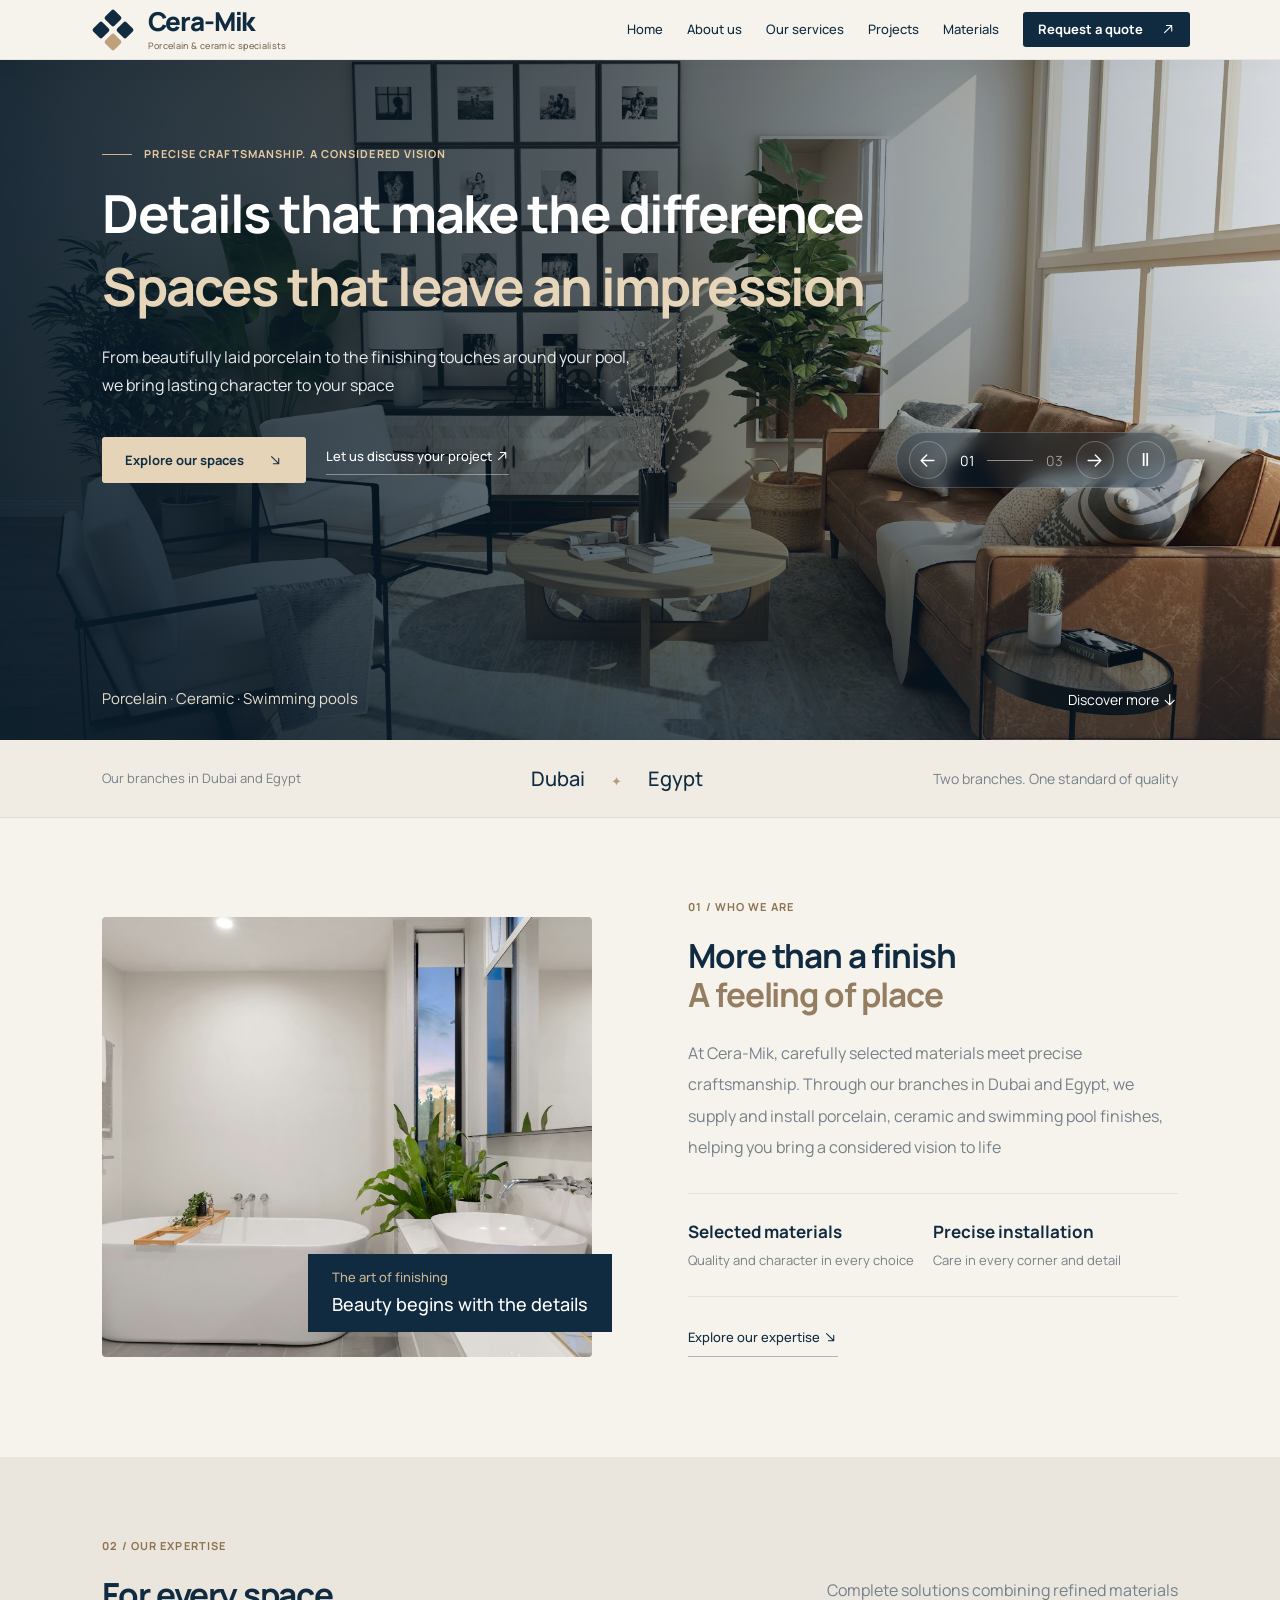
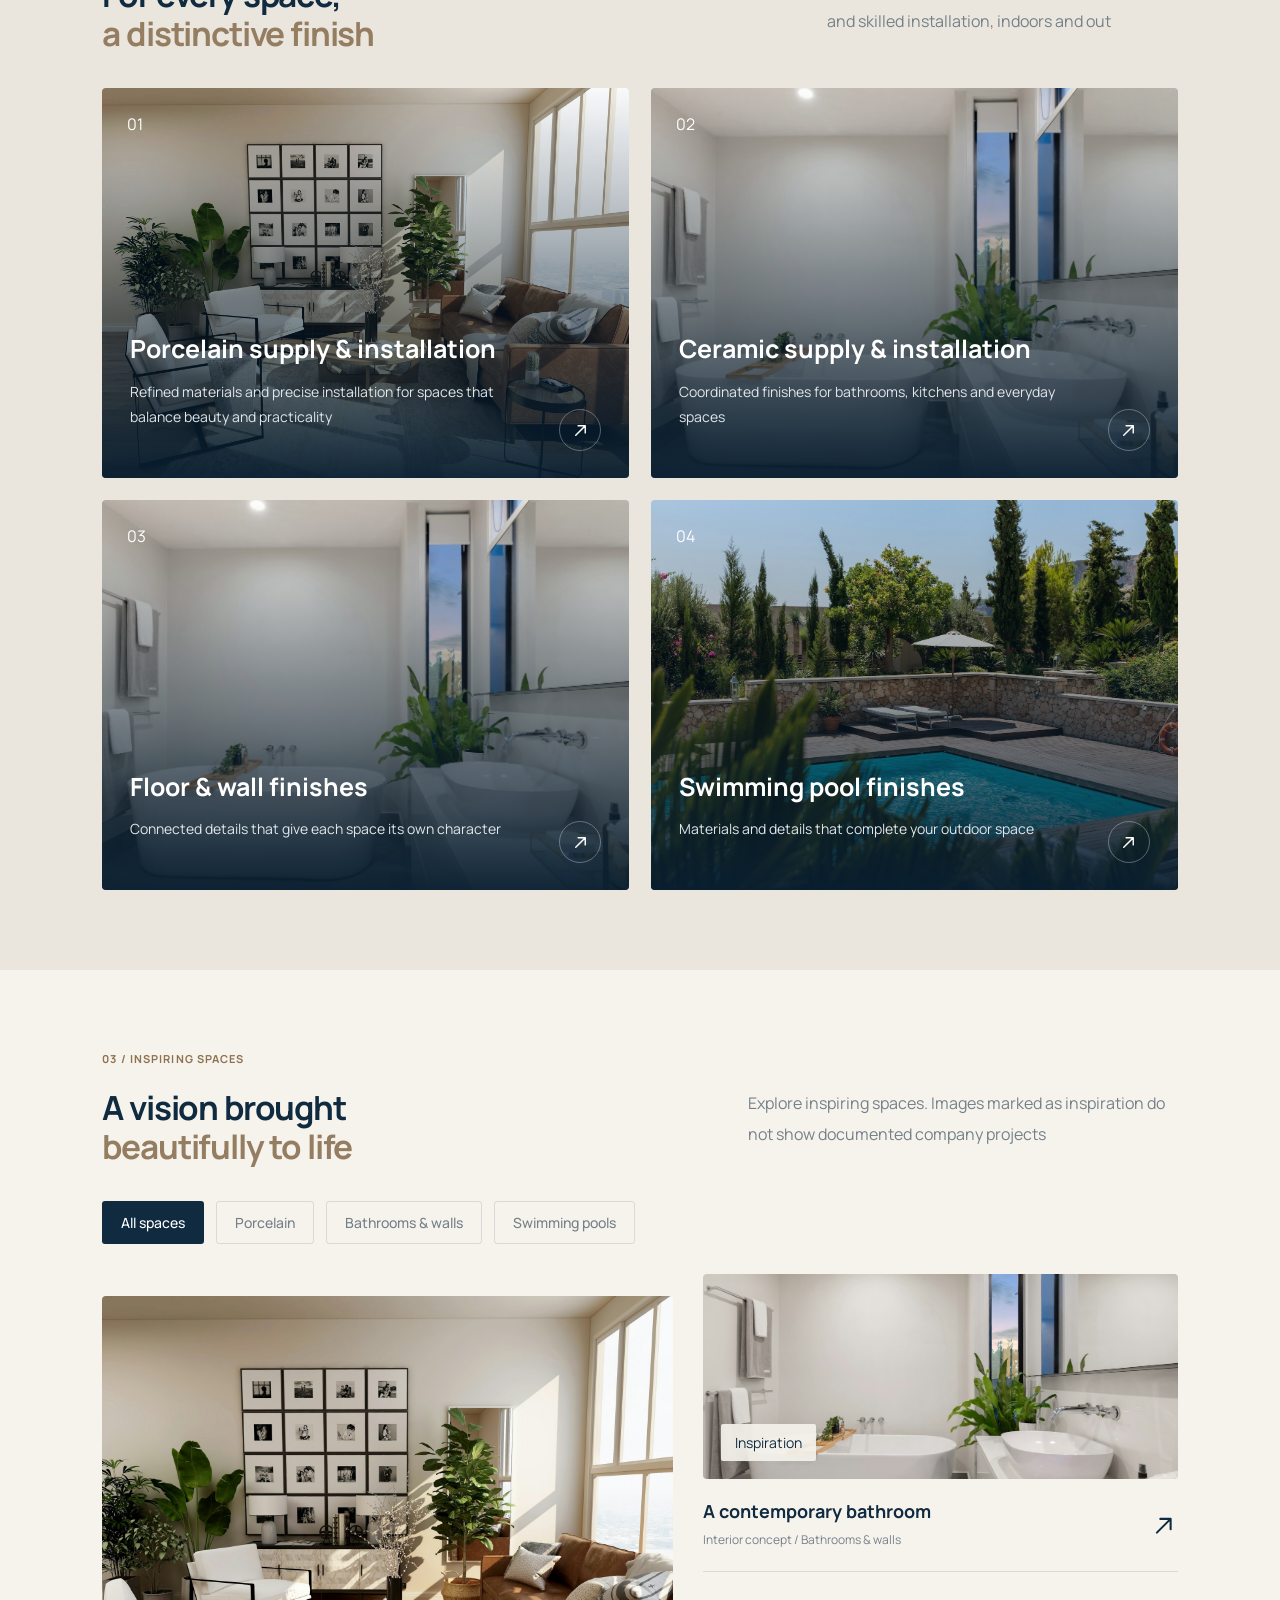
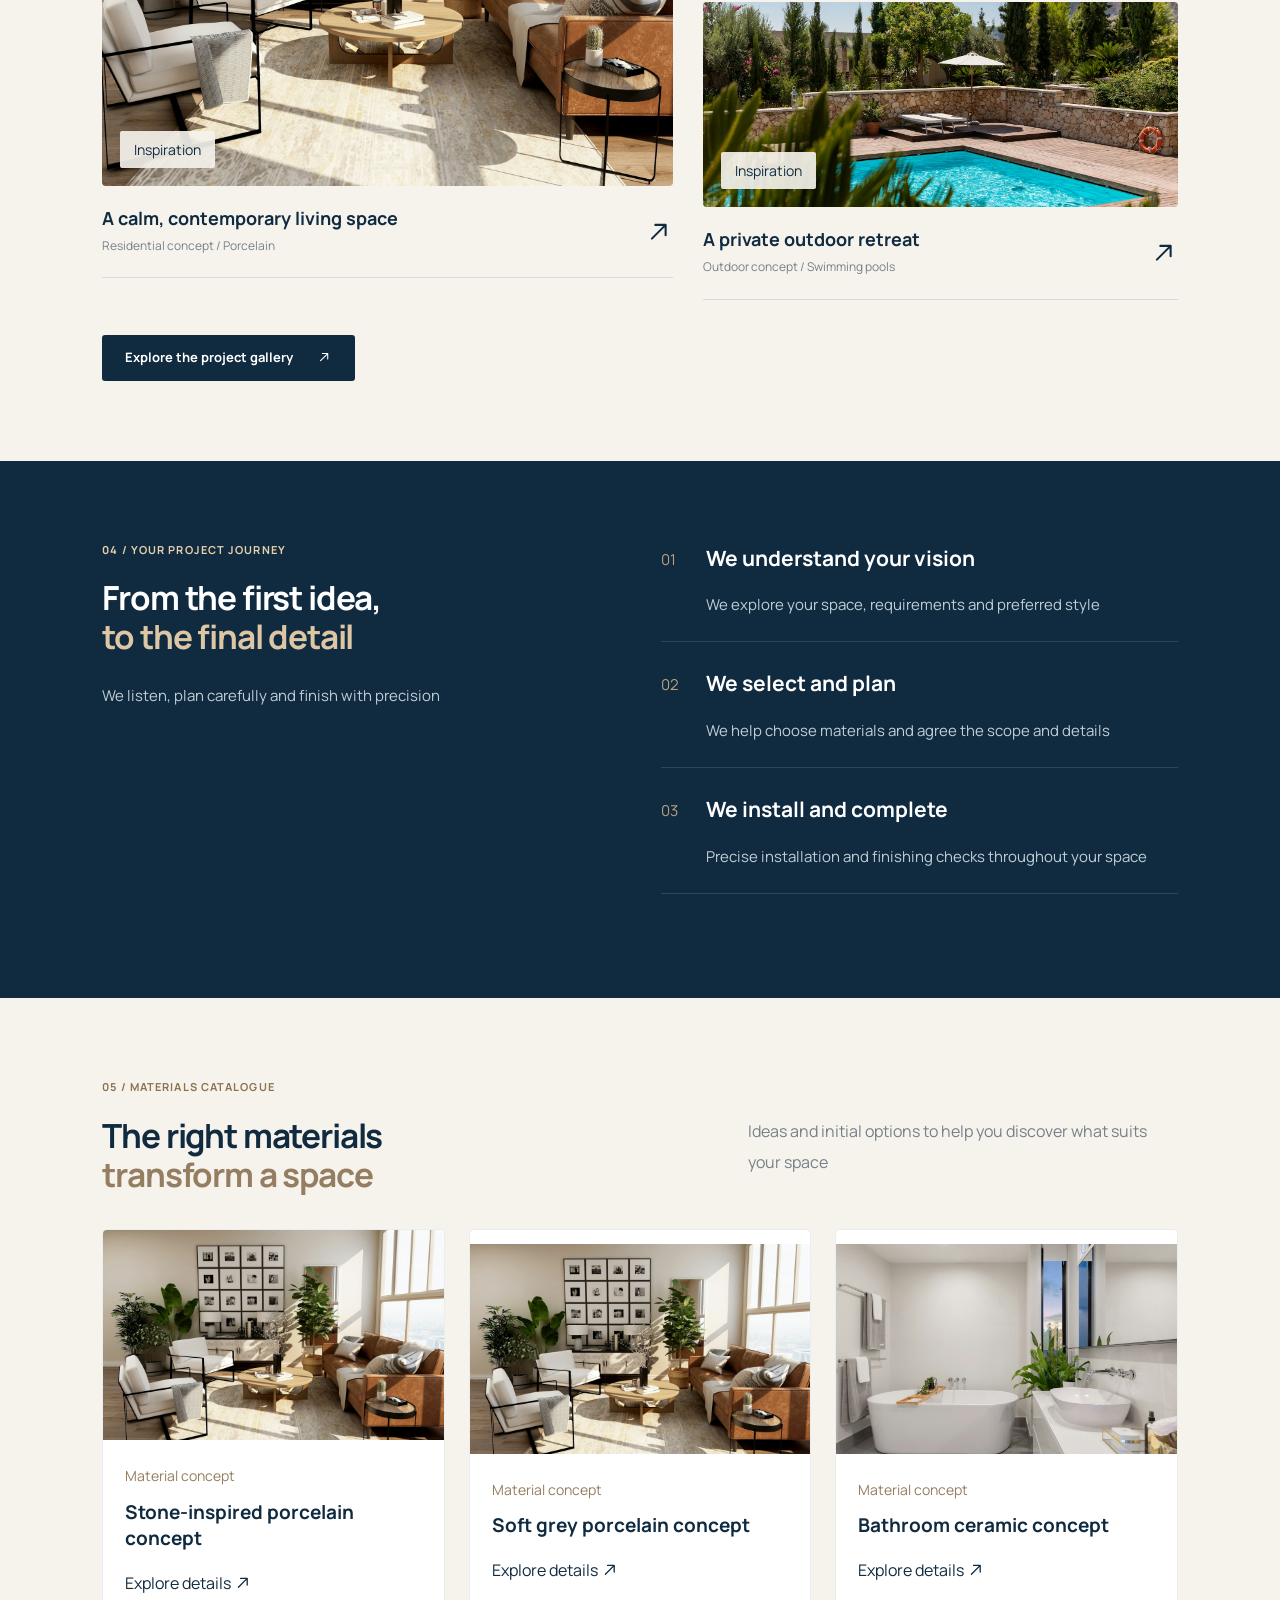
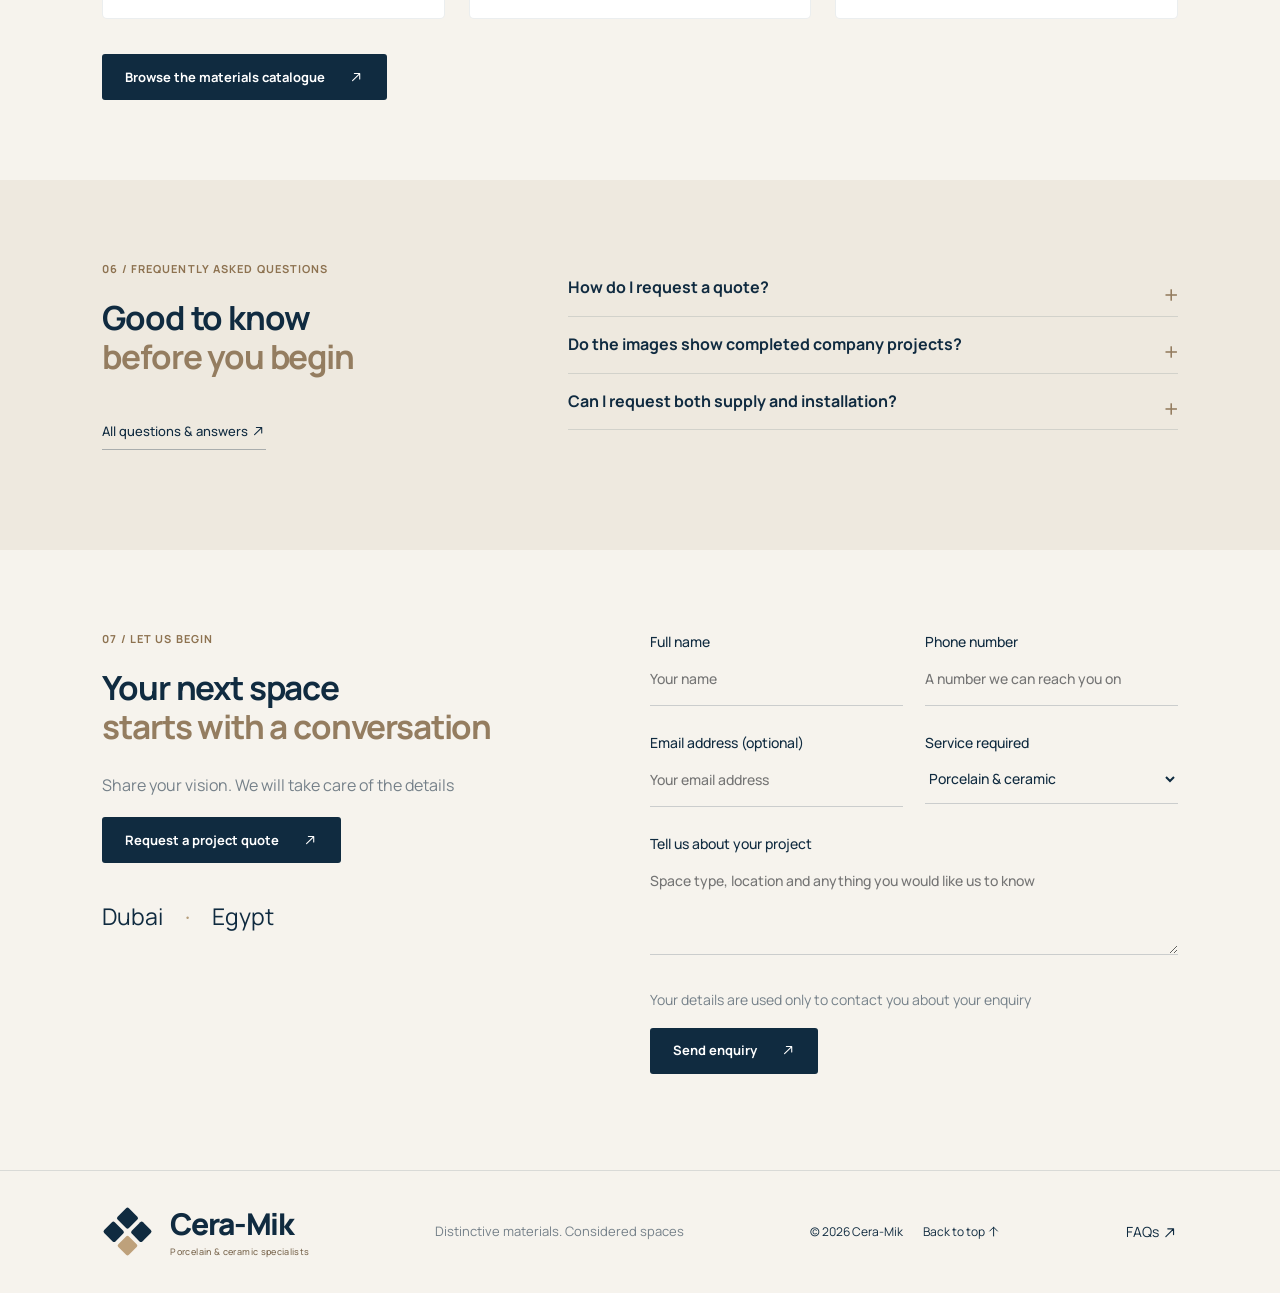
<file: index.html>
<!doctype html>
<html lang="en" dir="ltr"><head><meta charset="utf-8"><meta name="viewport" content="width=device-width,initial-scale=1"><meta name="description" content="Cera-Mik — Porcelain, ceramic and swimming pool finishes. Supply and installation in Dubai and Egypt"><meta name="theme-color" content="#102b40"><title>Cera-Mik | Details that make the difference</title><link rel="icon" href="assets/favicon.svg"><link rel="preconnect" href="https://fonts.googleapis.com"><link rel="preconnect" href="https://fonts.gstatic.com" crossorigin><link href="https://fonts.googleapis.com/css2?family=Manrope:wght@400;500;600;700;800&display=swap" rel="stylesheet"><link rel="stylesheet" href="assets/style.css?v=input-focus-5"><script defer src="assets/dialogs.js?v=english-1"></script><script defer src="assets/app.js?v=english-1"></script><script defer src="assets/site-data.js?v=english-1"></script><script defer src="assets/site-extras.js?v=english-1"></script><script defer src="assets/icons.js?v=english-1"></script></head>
<body><header id="header"><a class="brand" href="#home" aria-label="Cera-Mik — Home"><span class="brand-symbol" aria-hidden="true"><i></i><i></i><i></i><i></i></span><span class="brand-name">Cera-Mik<small>Porcelain & ceramic specialists</small></span></a><button class="menu-toggle" aria-label="Open menu" aria-expanded="false">☰</button><nav aria-label="Main navigation"><a href="#home">Home</a><a href="#about">About us</a><a href="services.html">Our services</a><a href="projects.html">Projects</a><a href="catalog.html">Materials</a><a href="quote.html" class="nav-cta">Request a quote <span>↗</span></a></nav></header>
<main><section class="hero" id="home"><div class="hero-images"><img class="hero-image active" src="assets/images/living.jpg" alt="Living space with elegant floor finishes" fetchpriority="high"><img class="hero-image" src="assets/images/pool.jpg" alt="Swimming pool with distinctive architectural details"><img class="hero-image" src="assets/images/bathroom.jpg" alt="Bathroom with coordinated wall and floor finishes"></div><div class="hero-shade"></div><div class="hero-content"><span class="eyebrow light">Precise craftsmanship. A considered vision</span><h1 id="hero-title">Details that make the difference<br><em>Spaces that leave an impression</em></h1><p id="hero-description">From beautifully laid porcelain to the finishing touches around your pool, we bring lasting character to your space</p><div class="hero-actions"><div class="hero-action-links"><a class="button cream" href="projects.html">Explore our spaces <span>↘</span></a><a class="text-link" href="quote.html">Let us discuss your project ↗</a></div><div class="slide-controls"><button id="prev-slide" aria-label="Previous image">←</button><span id="slide-number">01</span><span class="slide-line"></span><span class="muted">03</span><button id="next-slide" aria-label="Next image">→</button><button id="pause-slide" aria-label="Pause slideshow">Ⅱ</button></div></div></div><div class="hero-bottom"><span class="hero-caption">Porcelain · Ceramic · Swimming pools</span><a href="#about" class="scroll-link">Discover more ↓</a></div></section>
<div class="locations"><span>Our branches in Dubai and Egypt</span><div>Dubai <i>✦</i> Egypt</div><span>Two branches. One standard of quality</span></div>
<section id="about" class="section about"><div class="about-image reveal"><img src="assets/images/bathroom.jpg" alt="Elegant bathroom finishing details" loading="lazy"><div class="image-label"><span>The art of finishing</span><strong>Beauty begins with the details</strong></div></div><div class="about-copy reveal"><span class="eyebrow">01 / Who we are</span><h2>More than a finish<br><span>A feeling of place</span></h2><p id="about-text">At Cera-Mik, carefully selected materials meet precise craftsmanship. Through our branches in Dubai and Egypt, we supply and install porcelain, ceramic and swimming pool finishes, helping you bring a considered vision to life</p><div class="values"><div><b>Selected materials</b><span>Quality and character in every choice</span></div><div><b>Precise installation</b><span>Care in every corner and detail</span></div></div><a class="text-link dark" href="services.html">Explore our expertise ↘</a></div></section>
<section id="services" class="section services"><div class="section-top reveal"><div><span class="eyebrow">02 / Our expertise</span><h2>For every space,<br><span>a distinctive finish</span></h2></div><p>Complete solutions combining refined materials<br>and skilled installation, indoors and out</p></div><div class="service-grid"><a href="services.html?id=porcelain" class="service-card reveal"><img src="assets/images/living.jpg" alt="Porcelain flooring for interior spaces" loading="lazy"><span class="service-index">01</span><div><small>Carefully selected materials</small><h3>Porcelain & ceramic</h3><p>Supply and installation that bring your style to life</p><span class="round-arrow">↗</span></div></a><a href="services.html?id=walls" class="service-card reveal"><img src="assets/images/bathroom.jpg" alt="Bathroom walls and floors" loading="lazy"><span class="service-index">02</span><div><small>Coordinated interior finishes</small><h3>Floors & walls</h3><p>Harmonious materials and precise finishing details</p><span class="round-arrow">↗</span></div></a><a href="services.html?id=pool" class="service-card reveal"><img src="assets/images/pool.jpg" alt="Swimming pool finishes" loading="lazy"><span class="service-index">03</span><div><small>Distinctive outdoor spaces</small><h3>Swimming pools</h3><p>Finishes that give your outdoor space its own character</p><span class="round-arrow">↗</span></div></a></div></section>
<section id="projects" class="section projects"><div class="section-top reveal"><div><span class="eyebrow">03 / Inspiring spaces</span><h2>A vision brought<br><span>beautifully to life</span></h2></div><p id="project-description">Concepts for the spaces we can help create<br>The following images are inspiration concepts, not documented company projects</p></div><div class="filters" role="group" aria-label="Filter spaces"><button class="active" data-filter="all">All spaces</button><button data-filter="porcelain">Porcelain</button><button data-filter="bathroom">Bathrooms & walls</button><button data-filter="pool">Swimming pools</button></div><div class="project-grid" id="project-grid"></div><a class="button navy section-link" href="projects.html">Explore the project gallery ↗</a></section>
<section class="process section"><div class="reveal"><span class="eyebrow light">04 / Your project journey</span><h2>From the first idea,<br><span>to the final detail</span></h2><p>We listen, plan carefully and finish with precision</p></div><div class="steps"><div class="reveal"><span>01</span><h3>We understand your vision</h3><p>We explore your space, requirements and preferred style</p></div><div class="reveal"><span>02</span><h3>We select and plan</h3><p>We help choose materials and agree the scope and details</p></div><div class="reveal"><span>03</span><h3>We install and complete</h3><p>Precise installation and finishing checks throughout your space</p></div></div></section>
<section class="section" id="materials"><div class="section-top"><div><span class="eyebrow">05 / Materials catalogue</span><h2>The right materials<br><span>transform a space</span></h2></div><p>Ideas and initial options to help you discover what suits your space</p></div><div class="product-grid" id="home-materials"></div><a class="button navy section-link" href="catalog.html">Browse the materials catalogue ↗</a></section><section class="section home-faq"><div><span class="eyebrow">06 / Frequently asked questions</span><h2>Good to know<br><span>before you begin</span></h2><a class="text-link dark" href="faq.html">All questions & answers ↗</a></div><div class="faq-list" id="home-faq"></div></section><section id="contact" class="section contact"><div class="reveal"><span class="eyebrow">07 / Let us begin</span><h2>Your next space<br><span>starts with a conversation</span></h2><p>Share your vision. We will take care of the details</p><a class="button navy" href="quote.html">Request a project quote ↗</a><div id="contact-details"></div><div class="contact-countries">Dubai <span>·</span> Egypt</div></div><form id="contact-form" class="reveal"><div class="form-row"><label>Full name<input name="name" required maxlength="100" placeholder="Your name" autocomplete="name"></label><label>Phone number<input name="phone" required maxlength="40" placeholder="A number we can reach you on" autocomplete="tel" type="tel"></label></div><div class="form-row"><label>Email address (optional)<input name="email" type="email" maxlength="150" placeholder="Your email address" autocomplete="email"></label><label>Service required<select name="service"><option>Porcelain & ceramic</option><option>Floors & walls</option><option>Swimming pools</option><option>Complete project</option></select></label></div><label>Tell us about your project<textarea name="message" required maxlength="3000" rows="3" placeholder="Space type, location and anything you would like us to know"></textarea></label><input name="website" tabindex="-1" autocomplete="off" class="honeypot" aria-hidden="true"><p class="privacy-note">Your details are used only to contact you about your enquiry</p><button class="button navy" type="submit">Send enquiry <span>↗</span></button><p id="form-status" role="status"></p></form></section></main>
<footer><a class="brand" href="#home"><span class="brand-symbol" aria-hidden="true"><i></i><i></i><i></i><i></i></span><span class="brand-name">Cera-Mik<small>Porcelain & ceramic specialists</small></span></a><p>Distinctive materials. Considered spaces</p><div><span>© <span id="year"></span> Cera-Mik</span><a href="#home">Back to top ↑</a></div><a class="footer-faq" href="faq.html">FAQs ↗</a></footer><dialog id="project-modal"><button class="modal-close" aria-label="Close">×</button><img alt=""><div><span class="eyebrow"></span><h2></h2><p></p><a class="button navy" href="#contact">Request a similar space ↗</a></div></dialog></body></html>
</file>
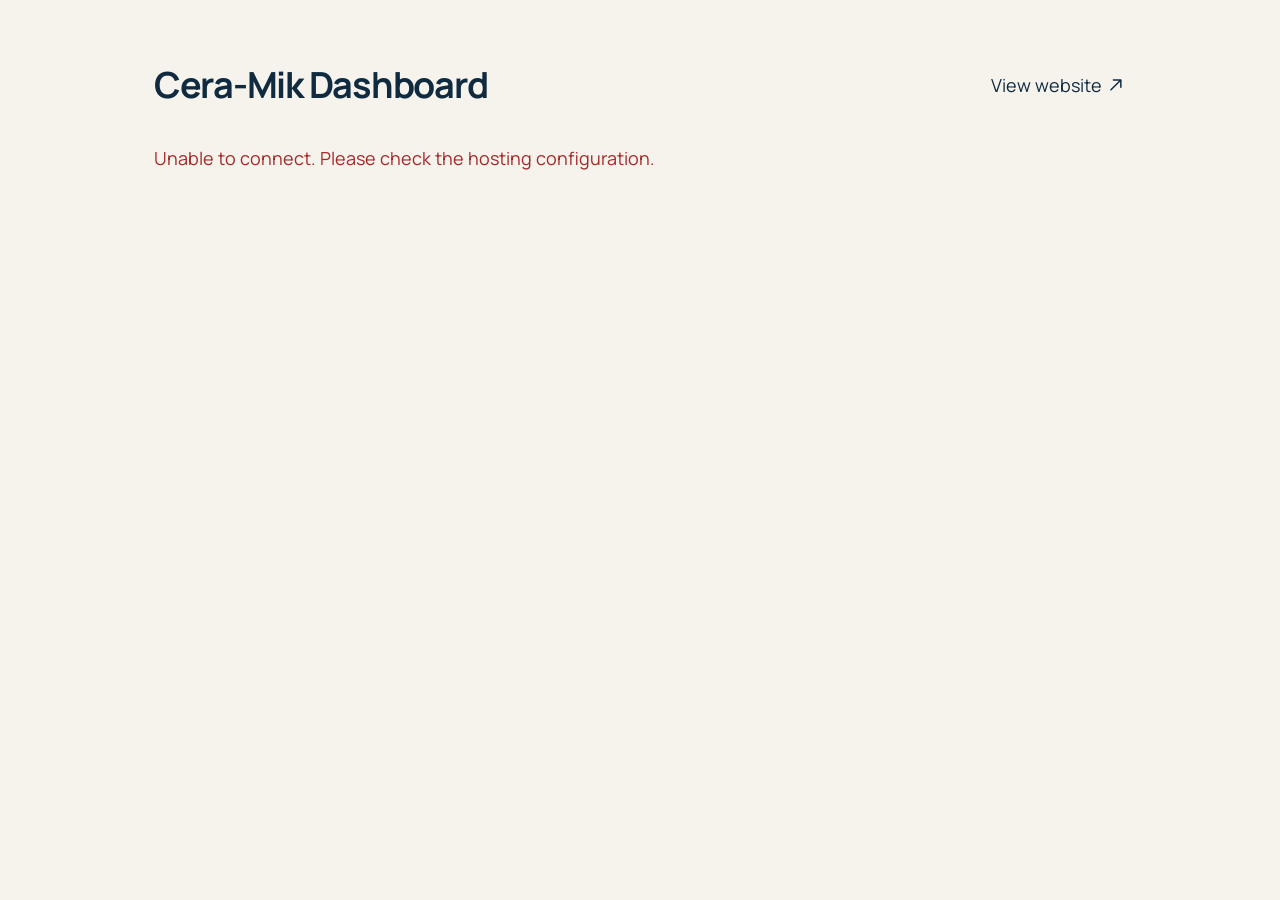
<file: admin/index.html>
<!doctype html><html lang="en" dir="ltr"><head><meta charset="utf-8"><meta name="viewport" content="width=device-width,initial-scale=1"><meta name="robots" content="noindex,nofollow"><title>Dashboard | Cera-Mik</title><link href="https://fonts.googleapis.com/css2?family=Manrope:wght@400;500;600;700;800&display=swap" rel="stylesheet"><link rel="stylesheet" href="../assets/style.css?v=input-focus-5"><script defer src="admin.js?v=english-1"></script><script defer src="../assets/icons.js?v=english-1"></script></head><body class="admin-body"><div class="admin-top"><h1>Cera-Mik Dashboard</h1><a href="../" target="_blank" rel="noopener">View website ↗</a></div><p id="status" role="status" aria-live="polite"></p><section id="auth" class="admin-panel" hidden><h2 id="auth-title">Sign in</h2><form id="auth-form"><label id="key-label" hidden>Setup key from config.php<input name="key" autocomplete="off"></label><label>Password<input name="password" type="password" required autocomplete="current-password"></label><button class="button navy">Sign in</button></form></section><main id="dashboard" hidden><button id="logout" class="button navy">Sign out</button><nav class="admin-section-links" aria-label="Dashboard sections"><a href="#content-section">Content</a><a href="#services-section">Services</a><a href="#projects-section">Projects</a><a href="#products-section">Materials</a><a href="#faqs-section">FAQs</a><a href="#leads-section">Enquiries</a></nav><form id="editor"><section id="content-section" class="admin-panel"><h2>Website content & contact details</h2><label>Main headline (one line per row)<textarea name="heroTitle" required></textarea></label><label>Hero description<textarea name="heroDescription" required></textarea></label><label>About us<textarea name="about" rows="5" required></textarea></label><div class="form-row"><label>Phone<input name="phone" type="tel"></label><label>Email<input name="email" type="email"></label></div><label>WhatsApp number with country code<input name="whatsapp" type="tel" placeholder="201xxxxxxxxx"></label><p>Leave contact details blank until confirmed.</p></section><section id="services-section" class="admin-panel"><h2>Manage services</h2><p>Edit service content, images, highlights and process steps. Reorder services or keep them unpublished.</p><div id="services-editor"></div><button type="button" id="add-service" class="button cream">+ Add service</button></section><section id="projects-section" class="admin-panel"><h2>Projects & spaces</h2><p>Add completed company projects or mark sample images as inspiration. Uploading an image does not save the project; save your changes when finished.</p><div id="projects"></div><button type="button" id="add-project" class="button cream">+ Add project</button></section><section id="products-section" class="admin-panel"><h2>Materials catalogue</h2><p>Add sample images and confirmed specifications. Keep illustrative concepts clearly labelled</p><div id="products-editor"></div><button type="button" id="add-product" class="button cream">+ Add material</button></section><section id="faqs-section" class="admin-panel"><h2>FAQs</h2><div id="faqs-editor"></div><button type="button" id="add-faq" class="button cream">+ Add question</button></section><div class="admin-save-bar"><button id="save" type="submit" class="button navy">Save all changes</button><span id="save-status" role="status">All changes saved</span></div></form><section id="leads-section" class="admin-panel"><h2>Customer enquiries & quote requests</h2><div id="lead-stats" class="admin-stats"></div><div class="form-row"><label>Filter by status<select id="lead-filter"><option value="all">All enquiries</option><option value="new">New</option><option value="contacted">In progress</option><option value="completed">Completed</option></select></label><label>Search enquiries<input id="lead-search" type="search" placeholder="Customer name, phone, city or reference"></label></div><button id="refresh-leads" class="button cream">Refresh enquiries</button><div id="leads"></div></section><section class="admin-panel"><h2>Change password</h2><form id="password-form"><label>Current password<input name="old" type="password" required autocomplete="current-password"></label><label>New password (at least 12 characters)<input name="password" type="password" required minlength="12" autocomplete="new-password"></label><button class="button navy">Change password</button></form></section></main></body></html>
</file>
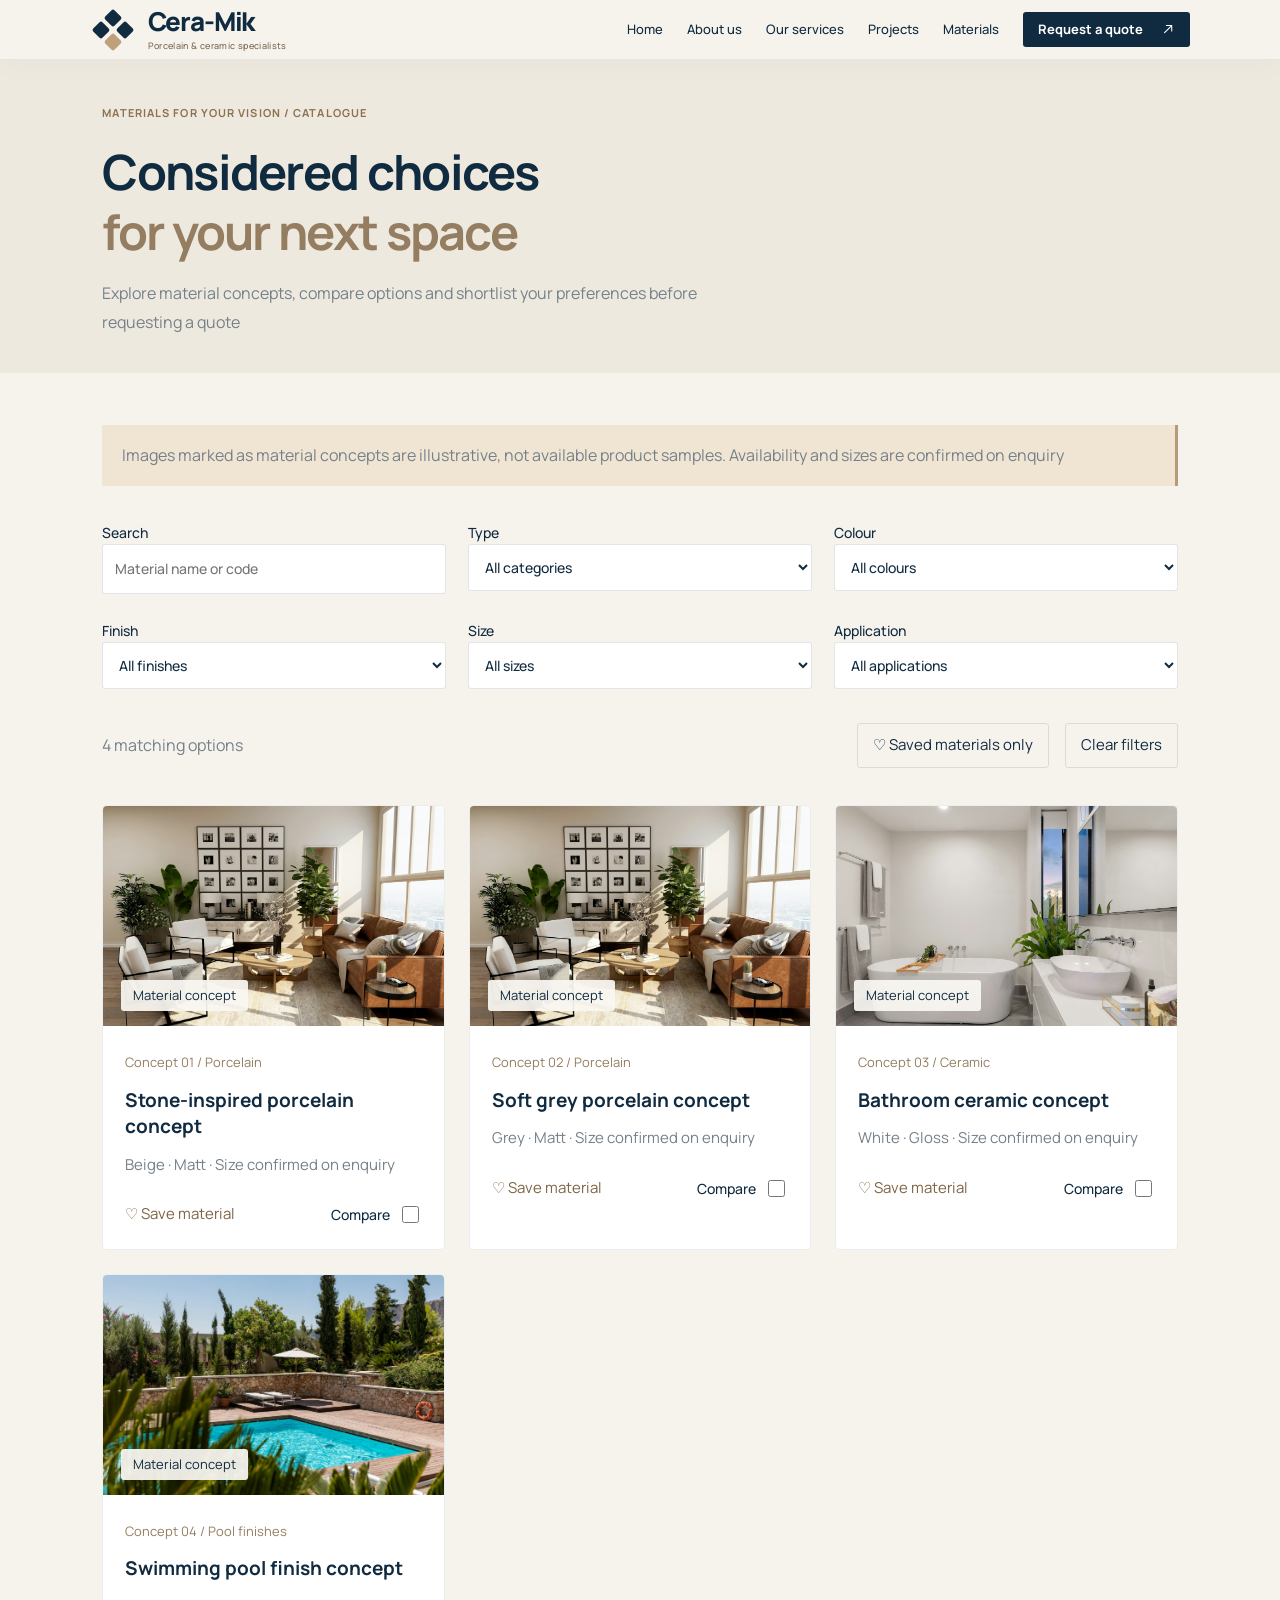
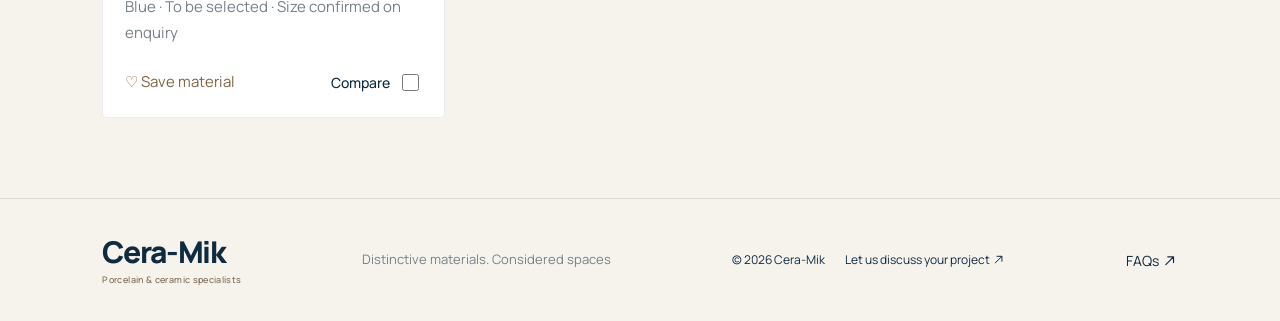
<file: catalog.html>
<!doctype html><html lang="en" dir="ltr"><head><meta charset="utf-8"><meta name="viewport" content="width=device-width,initial-scale=1"><meta name="description" content="Explore the Cera-Mik materials catalogue. Filter, save and compare your selections, then request a quote"><meta name="theme-color" content="#112f43"><title>Materials catalogue | Cera-Mik</title><link rel="icon" href="assets/favicon.svg"><link rel="preconnect" href="https://fonts.googleapis.com"><link rel="preconnect" href="https://fonts.gstatic.com" crossorigin><link href="https://fonts.googleapis.com/css2?family=Manrope:wght@400;500;600;700;800&display=swap" rel="stylesheet"><link rel="stylesheet" href="assets/style.css?v=input-focus-5"><script defer src="assets/dialogs.js?v=english-1"></script><script defer src="assets/site-data.js?v=english-1"></script><script defer src="assets/pages.js?v=english-1"></script><script defer src="assets/materials.js?v=english-1"></script><script defer src="assets/site-extras.js?v=english-1"></script><script defer src="assets/icons.js?v=english-1"></script></head><body >
<header><a class="brand" href="index.html" aria-label="Cera-Mik — Home"><span class="brand-symbol" aria-hidden="true"><i></i><i></i><i></i><i></i></span><span class="brand-name">Cera-Mik<small>Porcelain & ceramic specialists</small></span></a><button class="menu-toggle" aria-label="Open menu" aria-expanded="false">☰</button><nav aria-label="Main navigation"><a href="index.html">Home</a><a href="index.html#about">About us</a><a href="services.html">Our services</a><a href="projects.html">Projects</a><a href="catalog.html">Materials</a><a class="nav-cta" href="quote.html">Request a quote <span>↗</span></a></nav></header><main><section class="section page-intro"><span class="eyebrow">Materials for your vision / Catalogue</span><h1>Considered choices<br><span>for your next space</span></h1><p>Explore material concepts, compare options and shortlist your preferences before requesting a quote</p></section><section class="section material-section"><p class="sample-notice">Images marked as material concepts are illustrative, not available product samples. Availability and sizes are confirmed on enquiry</p><div class="material-filters"><label>Search<input id="material-search" type="search" placeholder="Material name or code"></label><label>Type<select id="filter-category"><option value="">All categories</option><option value="porcelain">Porcelain</option><option value="ceramic">Ceramic</option><option value="mosaic">Pool finishes</option></select></label><label>Colour<select id="filter-color"><option value="">All colours</option></select></label><label>Finish<select id="filter-finish"><option value="">All finishes</option></select></label><label>Size<select id="filter-size"><option value="">All sizes</option></select></label><label>Application<select id="filter-usage"><option value="">All applications</option></select></label></div><div class="material-toolbar"><p id="material-count" role="status"></p><button id="favorites-filter" type="button" aria-pressed="false">♡ Saved materials only</button><button id="reset-materials" type="button">Clear filters</button></div><div class="product-grid" id="material-grid"></div><p id="material-empty" class="empty-state" hidden>No matching materials. Try adjusting your filters</p></section></main><footer><a class="brand" href="index.html"><span class="brand-name">Cera-Mik<small>Porcelain & ceramic specialists</small></span></a><p>Distinctive materials. Considered spaces</p><div><span>© 2026 Cera-Mik</span><a href="quote.html">Let us discuss your project ↗</a></div><a class="footer-faq" href="faq.html">FAQs ↗</a></footer><dialog id="details-modal"><button class="modal-close" aria-label="Close details">×</button><img alt=""><div class="project-detail-copy"><span class="eyebrow"></span><h2></h2><p></p><div class="modal-thumbnails"></div><a class="button navy" href="quote.html">Request a quote ↗</a></div></dialog><dialog id="gallery-modal"><button class="modal-close" aria-label="Close image">×</button><img alt="View image"><div class="gallery-controls"><button type="button" data-gallery-prev aria-label="Previous image">→</button><span id="gallery-count"></span><button type="button" data-gallery-next aria-label="Next image">←</button></div></dialog></body></html>
</file>
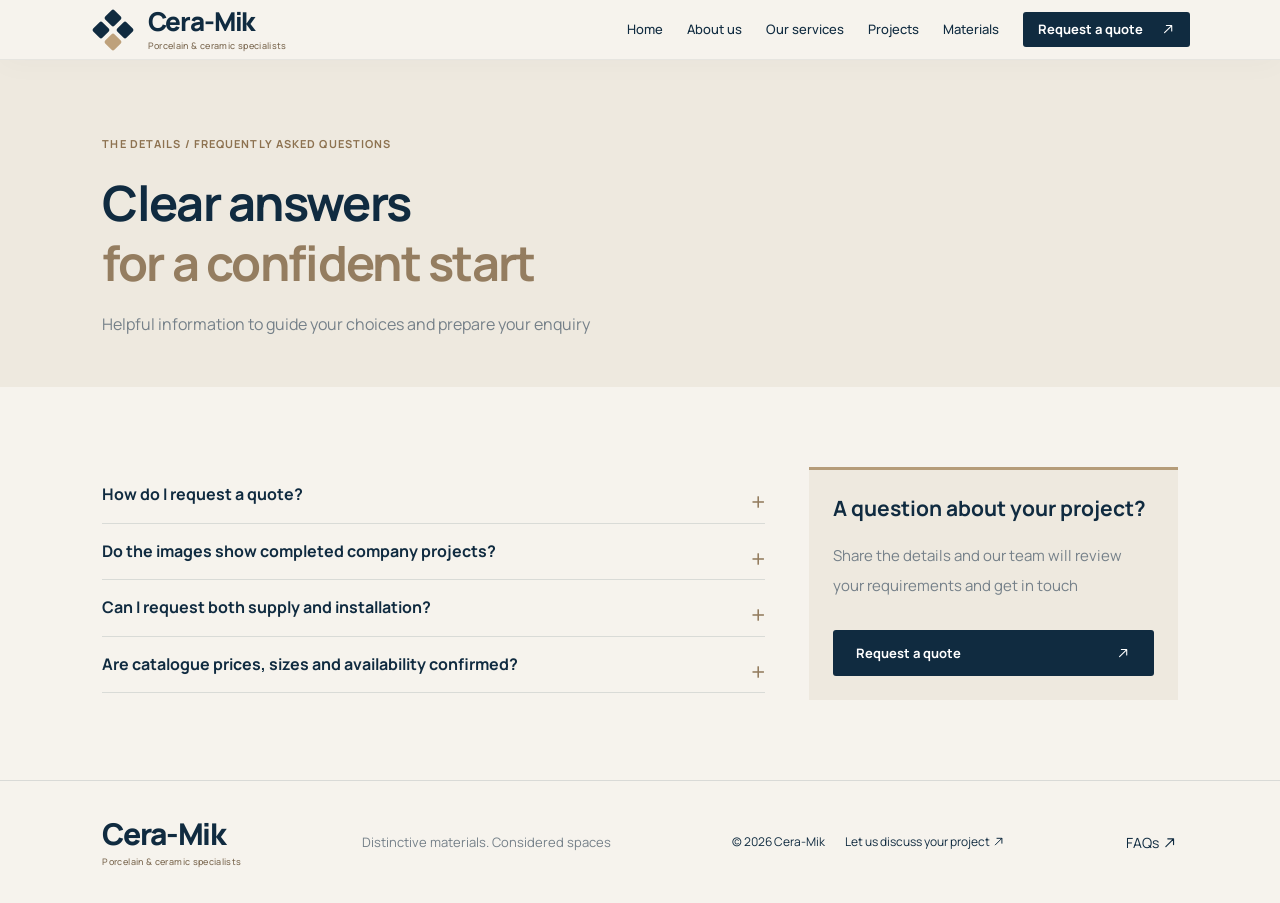
<file: faq.html>
<!doctype html><html lang="en" dir="ltr"><head><meta charset="utf-8"><meta name="viewport" content="width=device-width,initial-scale=1"><meta name="description" content="Answers to your questions about Cera-Mik services, quotations, materials and illustrative images"><meta name="theme-color" content="#112f43"><title>FAQs | Cera-Mik</title><link rel="icon" href="assets/favicon.svg"><link rel="preconnect" href="https://fonts.googleapis.com"><link rel="preconnect" href="https://fonts.gstatic.com" crossorigin><link href="https://fonts.googleapis.com/css2?family=Manrope:wght@400;500;600;700;800&display=swap" rel="stylesheet"><link rel="stylesheet" href="assets/style.css?v=input-focus-5"><script defer src="assets/dialogs.js?v=english-1"></script><script defer src="assets/site-data.js?v=english-1"></script><script defer src="assets/pages.js?v=english-1"></script><script defer src="assets/site-extras.js?v=english-1"></script><script defer src="assets/icons.js?v=english-1"></script></head><body >
<header><a class="brand" href="index.html" aria-label="Cera-Mik — Home"><span class="brand-symbol" aria-hidden="true"><i></i><i></i><i></i><i></i></span><span class="brand-name">Cera-Mik<small>Porcelain & ceramic specialists</small></span></a><button class="menu-toggle" aria-label="Open menu" aria-expanded="false">☰</button><nav aria-label="Main navigation"><a href="index.html">Home</a><a href="index.html#about">About us</a><a href="services.html">Our services</a><a href="projects.html">Projects</a><a href="catalog.html">Materials</a><a class="nav-cta" href="quote.html">Request a quote <span>↗</span></a></nav></header><main><section class="section page-intro"><span class="eyebrow">The details / Frequently asked questions</span><h1>Clear answers<br><span>for a confident start</span></h1><p>Helpful information to guide your choices and prepare your enquiry</p></section><section class="section faq-page"><div class="faq-list" id="faq-list"></div><aside class="detail-aside"><h3>A question about your project?</h3><p>Share the details and our team will review your requirements and get in touch</p><a class="button navy" href="quote.html">Request a quote ↗</a></aside></section></main><footer><a class="brand" href="index.html"><span class="brand-name">Cera-Mik<small>Porcelain & ceramic specialists</small></span></a><p>Distinctive materials. Considered spaces</p><div><span>© 2026 Cera-Mik</span><a href="quote.html">Let us discuss your project ↗</a></div><a class="footer-faq" href="faq.html">FAQs ↗</a></footer><dialog id="details-modal"><button class="modal-close" aria-label="Close details">×</button><img alt=""><div class="project-detail-copy"><span class="eyebrow"></span><h2></h2><p></p><div class="modal-thumbnails"></div><a class="button navy" href="quote.html">Request a quote ↗</a></div></dialog><dialog id="gallery-modal"><button class="modal-close" aria-label="Close image">×</button><img alt="View image"><div class="gallery-controls"><button type="button" data-gallery-prev aria-label="Previous image">→</button><span id="gallery-count"></span><button type="button" data-gallery-next aria-label="Next image">←</button></div></dialog></body></html>
</file>
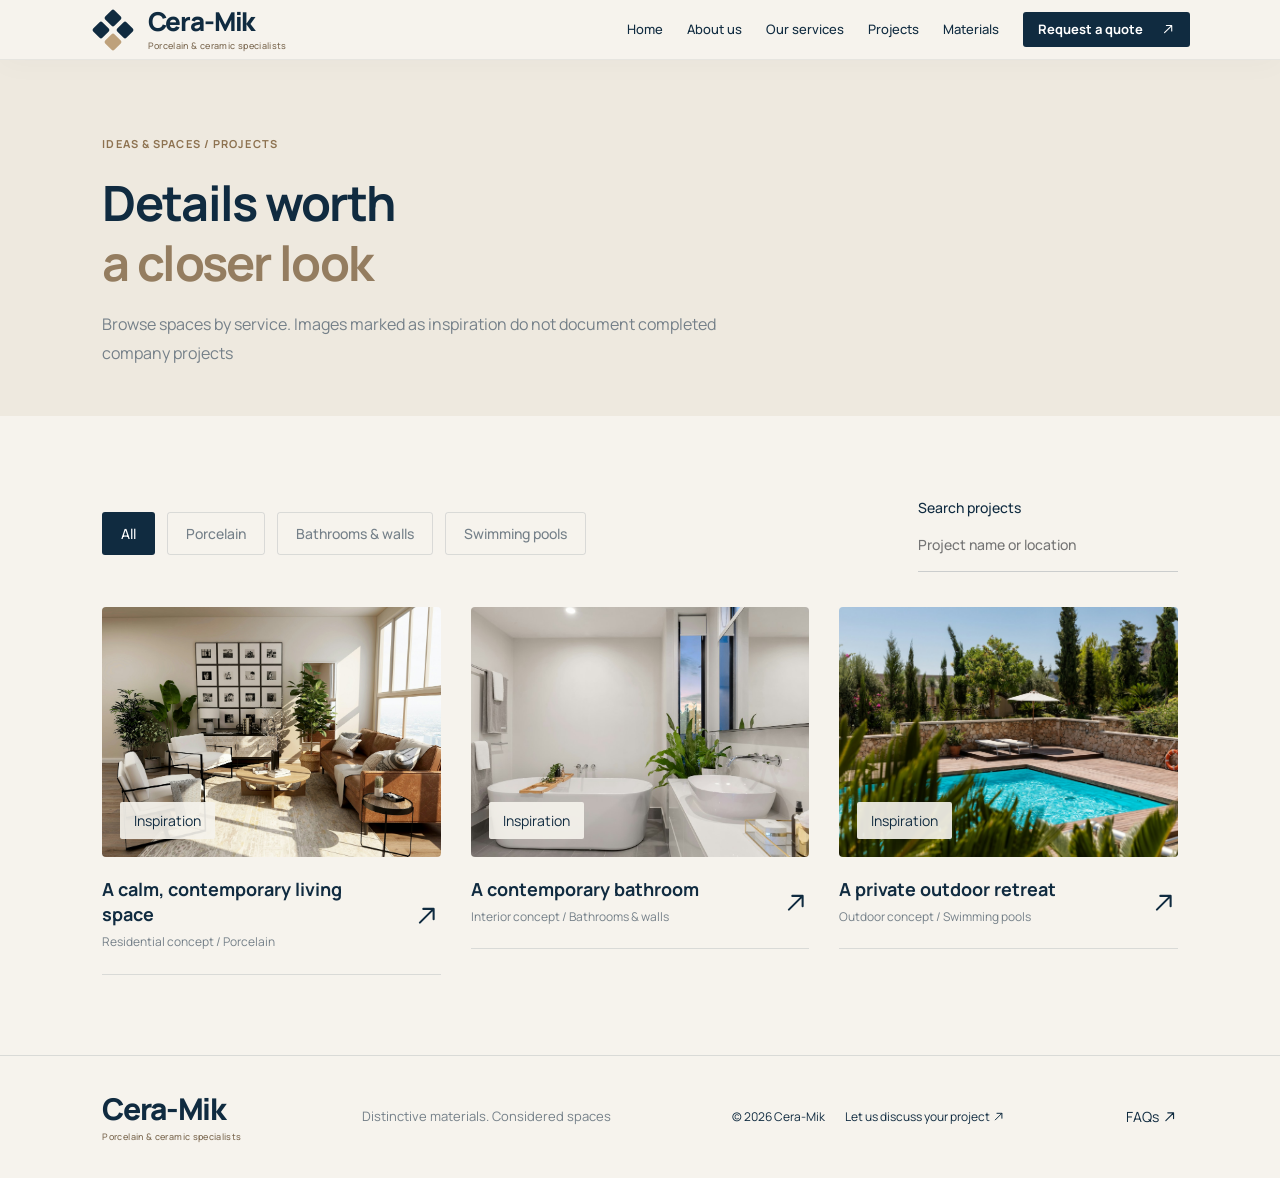
<file: projects.html>
<!doctype html><html lang="en" dir="ltr"><head><meta charset="utf-8"><meta name="viewport" content="width=device-width,initial-scale=1"><meta name="description" content="Explore Cera-Mik project concepts and spaces featuring porcelain, ceramic and swimming pool finishes"><meta name="theme-color" content="#112f43"><title>Project gallery | Cera-Mik</title><link rel="icon" href="assets/favicon.svg"><link rel="preconnect" href="https://fonts.googleapis.com"><link rel="preconnect" href="https://fonts.gstatic.com" crossorigin><link href="https://fonts.googleapis.com/css2?family=Manrope:wght@400;500;600;700;800&display=swap" rel="stylesheet"><link rel="stylesheet" href="assets/style.css?v=input-focus-5"><script defer src="assets/dialogs.js?v=english-1"></script><script defer src="assets/site-data.js?v=english-1"></script><script defer src="assets/pages.js?v=english-1"></script><script defer src="assets/catalog-pages.js?v=english-1"></script><script defer src="assets/site-extras.js?v=english-1"></script><script defer src="assets/icons.js?v=english-1"></script></head><body data-catalog="projects">
<header><a class="brand" href="index.html" aria-label="Cera-Mik — Home"><span class="brand-symbol" aria-hidden="true"><i></i><i></i><i></i><i></i></span><span class="brand-name">Cera-Mik<small>Porcelain & ceramic specialists</small></span></a><button class="menu-toggle" aria-label="Open menu" aria-expanded="false">☰</button><nav aria-label="Main navigation"><a href="index.html">Home</a><a href="index.html#about">About us</a><a href="services.html">Our services</a><a href="projects.html">Projects</a><a href="catalog.html">Materials</a><a class="nav-cta" href="quote.html">Request a quote <span>↗</span></a></nav></header><main>
<section class="section page-intro"><span class="eyebrow">Ideas & spaces / Projects</span><h1>Details worth<br><span>a closer look</span></h1><p>Browse spaces by service. Images marked as inspiration do not document completed company projects</p></section><section class="section page-cards"><div class="gallery-toolbar"><div class="filters"><button class="active" data-page-filter="all">All</button><button data-page-filter="porcelain">Porcelain</button><button data-page-filter="bathroom">Bathrooms & walls</button><button data-page-filter="pool">Swimming pools</button></div><label class="search-label">Search projects<input id="project-search" type="search" placeholder="Project name or location"></label></div><div class="portfolio-grid"><a class="project-card" data-detail-id="project-1" data-category="porcelain" data-search="A calm, contemporary living space Residential concept" href="projects.html?id=project-1"><div class="project-image"><img src="assets/images/living.jpg" alt="A calm, contemporary living space" loading="lazy"><span>Inspiration</span></div><div class="project-info"><div><h3>A calm, contemporary living space</h3><small>Residential concept / Porcelain</small></div><span>↗</span></div></a><a class="project-card" data-detail-id="project-2" data-category="bathroom" data-search="A contemporary bathroom Interior concept" href="projects.html?id=project-2"><div class="project-image"><img src="assets/images/bathroom.jpg" alt="A contemporary bathroom" loading="lazy"><span>Inspiration</span></div><div class="project-info"><div><h3>A contemporary bathroom</h3><small>Interior concept / Bathrooms & walls</small></div><span>↗</span></div></a><a class="project-card" data-detail-id="project-3" data-category="pool" data-search="A private outdoor retreat Outdoor concept" href="projects.html?id=project-3"><div class="project-image"><img src="assets/images/pool.jpg" alt="A private outdoor retreat" loading="lazy"><span>Inspiration</span></div><div class="project-info"><div><h3>A private outdoor retreat</h3><small>Outdoor concept / Swimming pools</small></div><span>↗</span></div></a></div><p id="project-empty" class="empty-state" hidden>No matching projects found</p></section>
<script type="application/json" id="detail-data" data-kind="project">[{"title":"A calm, contemporary living space","category":"porcelain","location":"Residential concept","image":"assets/images/living.jpg","description":"Warm stone tones and coordinated materials create an elegant, inviting living space","sample":true,"id":"project-1","gallery":[],"scope":"","area":"","year":"","published":true},{"title":"A contemporary bathroom","category":"bathroom","location":"Interior concept","image":"assets/images/bathroom.jpg","description":"A balanced combination of wall finishes, flooring and understated colours","sample":true,"id":"project-2","gallery":[],"scope":"","area":"","year":"","published":true},{"title":"A private outdoor retreat","category":"pool","location":"Outdoor concept","image":"assets/images/pool.jpg","description":"Considered pool finishes that complement the surrounding outdoor space","sample":true,"id":"project-3","gallery":[],"scope":"","area":"","year":"","published":true}]</script>
</main><footer><a class="brand" href="index.html"><span class="brand-name">Cera-Mik<small>Porcelain & ceramic specialists</small></span></a><p>Distinctive materials. Considered spaces</p><div><span>© 2026 Cera-Mik</span><a href="quote.html">Let us discuss your project ↗</a></div><a class="footer-faq" href="faq.html">FAQs ↗</a></footer><dialog id="details-modal"><button class="modal-close" aria-label="Close details">×</button><img alt=""><div class="project-detail-copy"><span class="eyebrow"></span><h2></h2><p></p><div class="modal-thumbnails"></div><a class="button navy" href="quote.html">Request a quote ↗</a></div></dialog><dialog id="gallery-modal"><button class="modal-close" aria-label="Close image">×</button><img alt="View image"><div class="gallery-controls"><button type="button" data-gallery-prev aria-label="Previous image">→</button><span id="gallery-count"></span><button type="button" data-gallery-next aria-label="Next image">←</button></div></dialog></body></html>
</file>
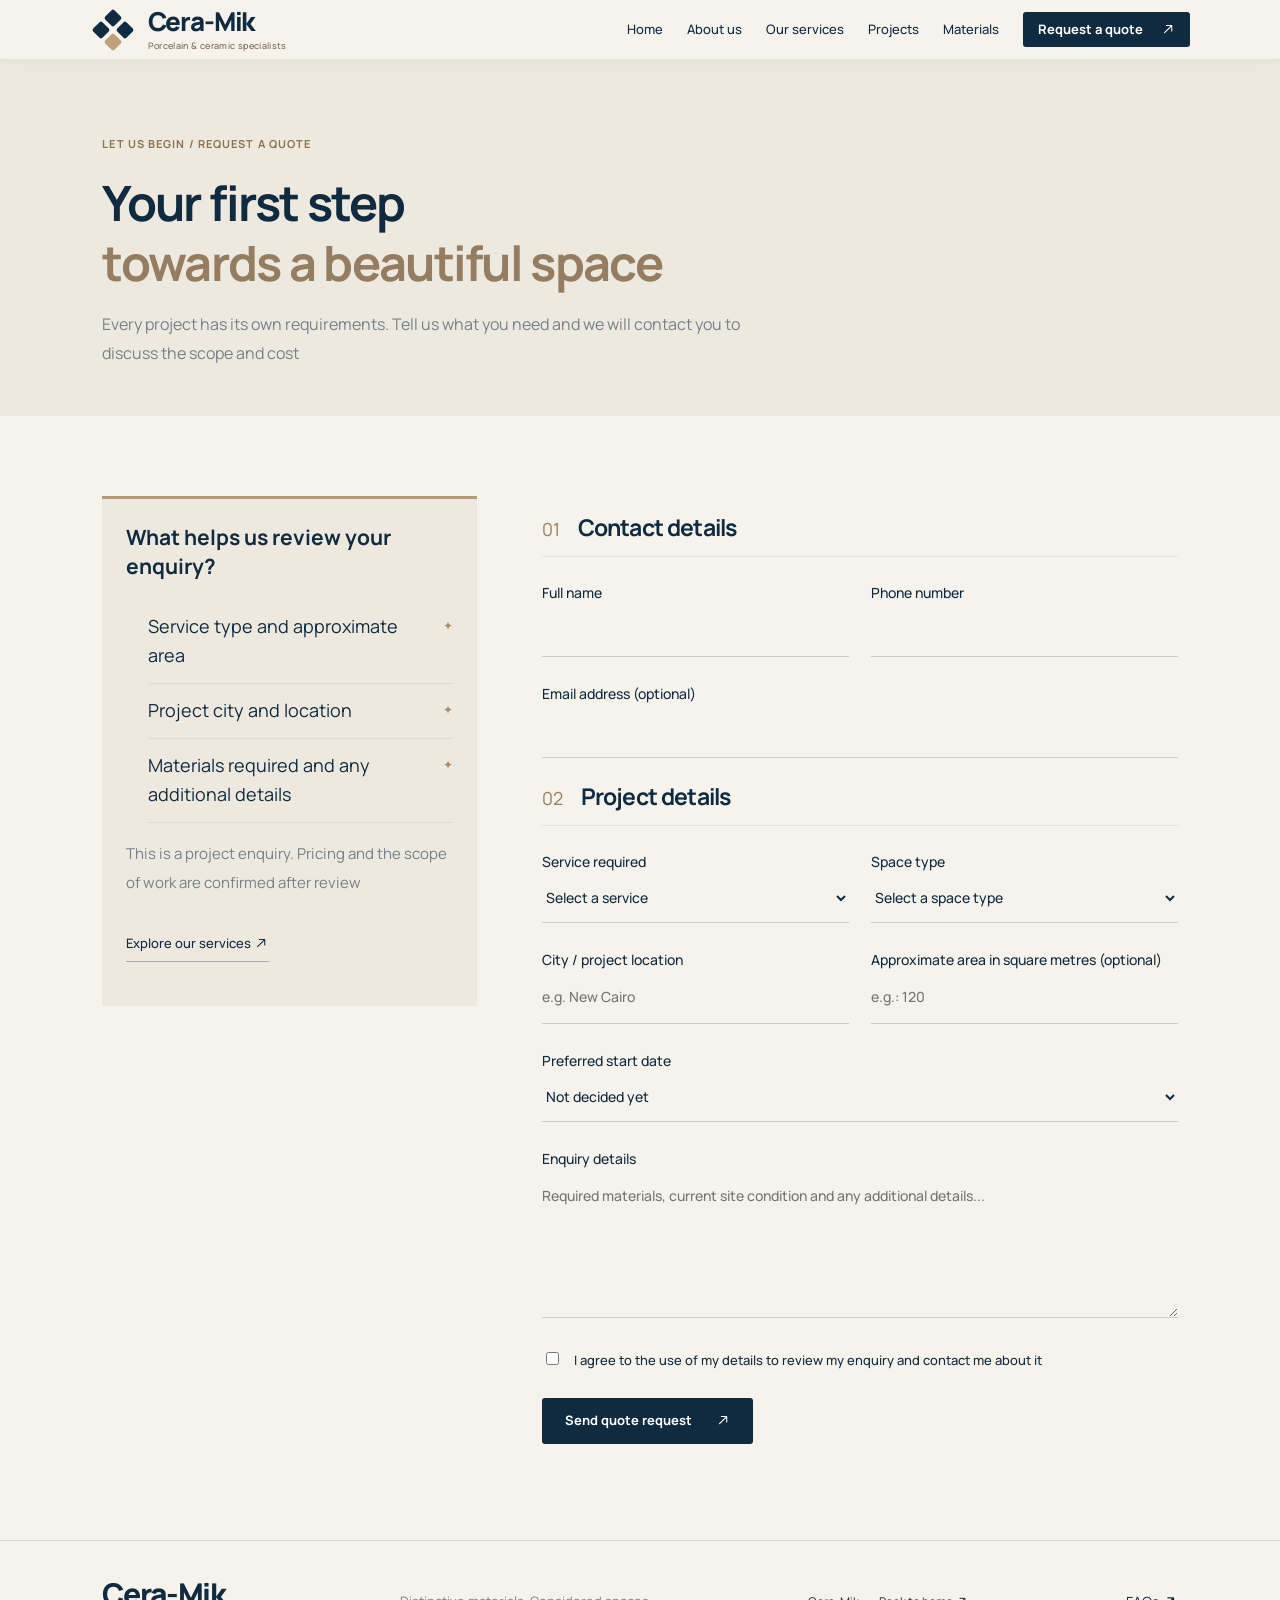
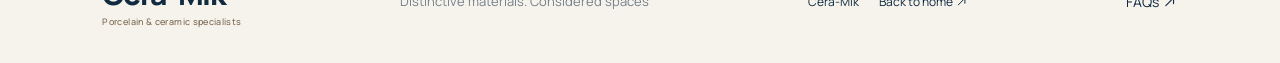
<file: quote.html>
<!doctype html><html lang="en" dir="ltr"><head><meta charset="utf-8"><meta name="viewport" content="width=device-width,initial-scale=1"><meta name="description" content="Request a quote for porcelain, ceramic and swimming pool finish supply and installation"><title>Request a quote | Cera-Mik</title><link rel="icon" href="assets/favicon.svg"><link href="https://fonts.googleapis.com/css2?family=Manrope:wght@400;500;600;700;800&display=swap" rel="stylesheet"><link rel="stylesheet" href="assets/style.css?v=input-focus-5"><script defer src="assets/site-data.js?v=english-1"></script><script defer src="assets/pages.js?v=english-1"></script><script defer src="assets/quote.js?v=english-1"></script><script defer src="assets/site-extras.js?v=english-1"></script><script defer src="assets/icons.js?v=english-1"></script></head><body><header><a class="brand" href="index.html" aria-label="Cera-Mik — Home"><span class="brand-symbol" aria-hidden="true"><i></i><i></i><i></i><i></i></span><span class="brand-name">Cera-Mik<small>Porcelain & ceramic specialists</small></span></a><button class="menu-toggle" aria-label="Open menu" aria-expanded="false">☰</button><nav aria-label="Main navigation"><a href="index.html">Home</a><a href="index.html#about">About us</a><a href="services.html">Our services</a><a href="projects.html">Projects</a><a href="catalog.html">Materials</a><a class="nav-cta" href="quote.html">Request a quote <span>↗</span></a></nav></header><main><section class="section page-intro"><span class="eyebrow">Let us begin / Request a quote</span><h1>Your first step<br><span>towards a beautiful space</span></h1><p>Every project has its own requirements. Tell us what you need and we will contact you to discuss the scope and cost</p></section>
<section class="section quote-layout"><aside class="detail-aside"><h3>What helps us review your enquiry?</h3><ul class="feature-list"><li>Service type and approximate area</li><li>Project city and location</li><li>Materials required and any additional details</li></ul><p>This is a project enquiry. Pricing and the scope of work are confirmed after review</p><a href="services.html" class="text-link dark">Explore our services ↗</a></aside><form id="quote-form" method="post" action="quote.html"><div class="form-step"><span>01</span><h2>Contact details</h2></div><div class="form-row"><label>Full name<input name="name" required maxlength="100" autocomplete="name"></label><label>Phone number<input name="phone" type="tel" required maxlength="40" autocomplete="tel"></label></div><label>Email address (optional)<input name="email" type="email" maxlength="150" autocomplete="email"></label><div class="form-step"><span>02</span><h2>Project details</h2></div><div class="form-row"><label>Service required<select name="service" required><option value="">Select a service</option><option value="porcelain">Porcelain supply & installation</option><option value="ceramic">Ceramic supply & installation</option><option value="walls">Floor & wall finishes</option><option value="pool">Swimming pool finishes</option><option value="complete">Complete project</option></select></label><label>Space type<select name="spaceType" required><option value="">Select a space type</option><option>Villa</option><option>Apartment</option><option>Commercial space</option><option>Swimming pool</option><option>Other</option></select></label></div><div class="form-row"><label>City / project location<input name="city" required maxlength="150" placeholder="e.g. New Cairo"></label><label>Approximate area in square metres (optional)<input name="area" type="number" min="1" max="1000000" step="0.1" placeholder="e.g.: 120"></label></div><label>Preferred start date<select name="timeline"><option>Not decided yet</option><option>As soon as possible</option><option>Within a month</option><option>Within three months</option><option>Later</option></select></label><label>Enquiry details<textarea name="message" rows="5" maxlength="3000" required placeholder="Required materials, current site condition and any additional details..."></textarea></label><input name="website" class="honeypot" tabindex="-1" autocomplete="off" aria-hidden="true"><input name="project" type="hidden" value=""><input name="material" type="hidden" value=""><label class="consent-label"><input name="consent" type="checkbox" value="yes" required> I agree to the use of my details to review my enquiry and contact me about it</label><button class="button navy" type="submit">Send quote request ↗</button><p id="quote-status" role="status" aria-live="polite"></p></form></section>
</main><footer><a class="brand" href="index.html"><span class="brand-name">Cera-Mik<small>Porcelain & ceramic specialists</small></span></a><p>Distinctive materials. Considered spaces</p><div><span>Cera-Mik</span><a href="index.html">Back to home ↗</a></div><a class="footer-faq" href="faq.html">FAQs ↗</a></footer></body></html>
</file>
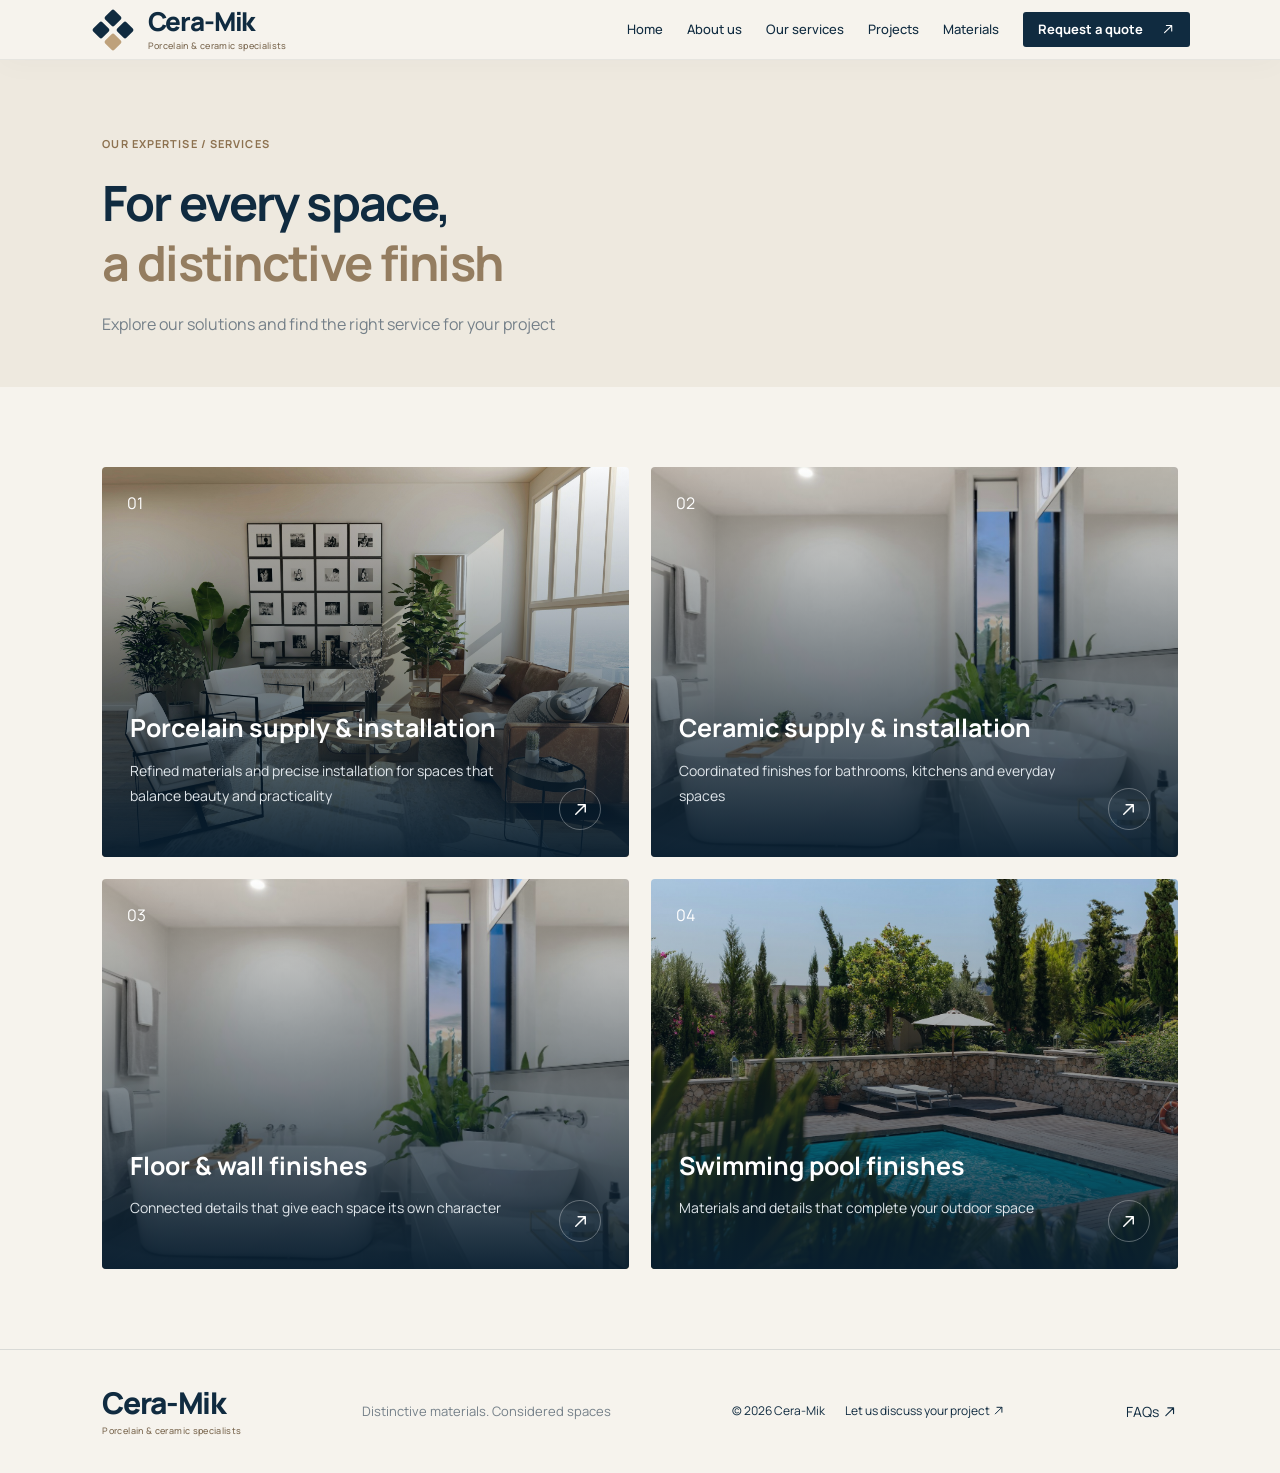
<file: services.html>
<!doctype html><html lang="en" dir="ltr"><head><meta charset="utf-8"><meta name="viewport" content="width=device-width,initial-scale=1"><meta name="description" content="Porcelain, ceramic, floor, wall and swimming pool finish supply and installation"><meta name="theme-color" content="#112f43"><title>Our services | Cera-Mik</title><link rel="icon" href="assets/favicon.svg"><link rel="preconnect" href="https://fonts.googleapis.com"><link rel="preconnect" href="https://fonts.gstatic.com" crossorigin><link href="https://fonts.googleapis.com/css2?family=Manrope:wght@400;500;600;700;800&display=swap" rel="stylesheet"><link rel="stylesheet" href="assets/style.css?v=input-focus-5"><script defer src="assets/dialogs.js?v=english-1"></script><script defer src="assets/site-data.js?v=english-1"></script><script defer src="assets/pages.js?v=english-1"></script><script defer src="assets/catalog-pages.js?v=english-1"></script><script defer src="assets/site-extras.js?v=english-1"></script><script defer src="assets/icons.js?v=english-1"></script></head><body data-catalog="services">
<header><a class="brand" href="index.html" aria-label="Cera-Mik — Home"><span class="brand-symbol" aria-hidden="true"><i></i><i></i><i></i><i></i></span><span class="brand-name">Cera-Mik<small>Porcelain & ceramic specialists</small></span></a><button class="menu-toggle" aria-label="Open menu" aria-expanded="false">☰</button><nav aria-label="Main navigation"><a href="index.html">Home</a><a href="index.html#about">About us</a><a href="services.html">Our services</a><a href="projects.html">Projects</a><a href="catalog.html">Materials</a><a class="nav-cta" href="quote.html">Request a quote <span>↗</span></a></nav></header><main>
<section class="page-intro section"><span class="eyebrow">Our expertise / Services</span><h1>For every space,<br><span>a distinctive finish</span></h1><p>Explore our solutions and find the right service for your project</p></section><section class="section page-cards"><div class="service-grid"><a class="service-card" data-detail-id="porcelain" href="services.html?id=porcelain"><img src="assets/images/living.jpg" alt="Porcelain supply & installation" loading="lazy"><span class="service-index">01</span><div><h3>Porcelain supply & installation</h3><p>Refined materials and precise installation for spaces that balance beauty and practicality</p><span class="round-arrow">↗</span></div></a><a class="service-card" data-detail-id="ceramic" href="services.html?id=ceramic"><img src="assets/images/bathroom.jpg" alt="Ceramic supply & installation" loading="lazy"><span class="service-index">02</span><div><h3>Ceramic supply & installation</h3><p>Coordinated finishes for bathrooms, kitchens and everyday spaces</p><span class="round-arrow">↗</span></div></a><a class="service-card" data-detail-id="walls" href="services.html?id=walls"><img src="assets/images/bathroom.jpg" alt="Floor & wall finishes" loading="lazy"><span class="service-index">03</span><div><h3>Floor & wall finishes</h3><p>Connected details that give each space its own character</p><span class="round-arrow">↗</span></div></a><a class="service-card" data-detail-id="pool" href="services.html?id=pool"><img src="assets/images/pool.jpg" alt="Swimming pool finishes" loading="lazy"><span class="service-index">04</span><div><h3>Swimming pool finishes</h3><p>Materials and details that complete your outdoor space</p><span class="round-arrow">↗</span></div></a></div></section>
<script type="application/json" id="detail-data" data-kind="service">[{"id":"porcelain","title":"Porcelain supply & installation","summary":"Refined materials and precise installation for spaces that balance beauty and practicality","image":"assets/images/living.jpg","description":"We help you select porcelain that suits your space, coordinate sizes and colours, plan the layout and complete the installation. Materials and installation methods are agreed around the setting and requirements of your project","features":["Selecting suitable sizes and colours","Planning tile layouts and joints","Supplying agreed materials","Installation and finishing checks"],"steps":["Reviewing the space and intended use","Agreeing materials and scope of work","Surface preparation, installation and final checks"],"published":true},{"id":"ceramic","title":"Ceramic supply & installation","summary":"Coordinated finishes for bathrooms, kitchens and everyday spaces","image":"assets/images/bathroom.jpg","description":"We supply and install ceramic wall and floor finishes, with careful attention to material combinations, corners and joints. We review the needs of your space before agreeing a supply and installation plan","features":["Coordinating wall and floor finishes","Solutions for bathrooms and kitchens","Planning sizes, layouts and joints","Finishing corners and transitions"],"steps":["Understanding the needs of your space","Selecting materials and agreeing the details","Installation and finishing review"],"published":true},{"id":"walls","title":"Floor & wall finishes","summary":"Connected details that give each space its own character","image":"assets/images/bathroom.jpg","description":"We approach floor and wall finishes as part of a single, considered design. We help coordinate colours and materials and define transitions and corners before work begins","features":["Coordinating floors and walls","Selecting materials for the intended use","Careful joints and transitions","Installation to the agreed scope"],"steps":["Reviewing plans or site images","Coordinating materials and details","Installation, review and handover"],"published":true},{"id":"pool","title":"Swimming pool finishes","summary":"Materials and details that complete your outdoor space","image":"assets/images/pool.jpg","description":"We supply and install swimming pool finishes and surrounding surfaces. We review suitable materials and coordinate the project requirements, with the exact scope of finishes and services defined in your quotation","features":["Selecting suitable pool finishes","Coordinating pool edges and surrounding surfaces","Supplying and installing agreed finishes","Reviewing corners, joints and details"],"steps":["Reviewing site dimensions and images","Agreeing materials and the scope of finishes","Installation and final checks"],"published":true}]</script>
</main><footer><a class="brand" href="index.html"><span class="brand-name">Cera-Mik<small>Porcelain & ceramic specialists</small></span></a><p>Distinctive materials. Considered spaces</p><div><span>© 2026 Cera-Mik</span><a href="quote.html">Let us discuss your project ↗</a></div><a class="footer-faq" href="faq.html">FAQs ↗</a></footer><dialog id="details-modal"><button class="modal-close" aria-label="Close details">×</button><img alt=""><div class="project-detail-copy"><span class="eyebrow"></span><h2></h2><p></p><div class="modal-thumbnails"></div><a class="button navy" href="quote.html">Request a quote ↗</a></div></dialog><dialog id="gallery-modal"><button class="modal-close" aria-label="Close image">×</button><img alt="View image"><div class="gallery-controls"><button type="button" data-gallery-prev aria-label="Previous image">→</button><span id="gallery-count"></span><button type="button" data-gallery-next aria-label="Next image">←</button></div></dialog></body></html>
</file>
<file: assets/style.css>
﻿
:root{--navy:#102b40;--cream:#f6f3ed;--sand:#b59c79;--muted:#758089}*{box-sizing:border-box}html{scroll-behavior:smooth;scroll-padding-top:95px}body{margin:0;background:var(--cream);color:var(--navy);font-family:Manrope,Arial,sans-serif}a{color:inherit;text-decoration:none}button,input,select,textarea{font:inherit}button{cursor:pointer}img{display:block;width:100%;object-fit:cover}header{height:96px;padding:0 6%;display:flex;align-items:center;justify-content:space-between;background:var(--cream);position:sticky;top:0;z-index:20;border-bottom:1px solid #102b4015}.brand{display:flex;align-items:center;gap:12px}.brand img{width:60px;height:60px;object-fit:contain;border-radius:50%}.brand>span{font:700 22px Manrope,Arial;letter-spacing:2px;color:#073b69}.brand small{display:block;font-size:7px;letter-spacing:1.6px;margin-top:7px}nav{display:flex;align-items:center;gap:32px;font-size:13px}nav a:hover{color:var(--sand)}.nav-cta{padding:11px 22px;border:1px solid #102b4030}.nav-cta span{margin-right:25px}.menu-toggle{display:none}.hero{height:min(780px,calc(100svh - 96px));min-height:570px;position:relative;color:white;overflow:hidden}.hero-images,.hero-shade,.hero-image{position:absolute;inset:0;width:100%;height:100%}.hero-image{opacity:0;transition:opacity 1.2s,transform 8s linear;transform:scale(1.06)}.hero-image.active{opacity:1;transform:scale(1)}.hero-shade{background:linear-gradient(270deg,#08161fcc,#08161f40 75%),linear-gradient(0deg,#08161f99,transparent 35%)}.hero-content{position:relative;padding:100px 8% 70px;max-width:970px}.eyebrow{display:block;font-size:12px;letter-spacing:1px;color:#8d7250;margin-bottom:22px}.eyebrow.light{color:#e6d0ad}.hero h1{font-size:clamp(36px,4.4vw,66px);line-height:1.5;font-weight:500;margin:0 0 20px}.hero em{font-style:normal;color:#e7d5b9}.hero p{max-width:480px;font-size:15px;color:#e3e5e4;line-height:2}.button{display:inline-flex;align-items:center;justify-content:space-between;gap:44px;padding:15px 26px;font-size:13px;border:0;transition:transform .3s}.button:hover{transform:translateY(-3px)}.cream{background:var(--cream);color:var(--navy)}.navy{background:var(--navy);color:white}.hero .button{margin-top:20px}.text-link{display:inline-block;font-size:12px;margin:20px 22px;border-bottom:1px solid #ffffff60;padding-bottom:6px}.dark{margin-right:0;border-color:#102b4050}.hero-bottom{position:absolute;bottom:32px;right:8%;left:8%;display:flex;align-items:center;justify-content:space-between;font-size:11px}.slide-controls{display:flex;align-items:center;gap:15px;direction:ltr;font-family:Manrope,Arial}.slide-controls button{color:white;background:none;border:1px solid #ffffff50;width:34px;height:34px}.slide-line{width:70px;height:1px;background:#ffffff80}.muted{opacity:.5}.locations{padding:28px 6%;display:flex;align-items:center;justify-content:space-between;border-bottom:1px solid #102b4015;font-size:11px;color:var(--muted)}.locations>div{font-size:20px;color:var(--navy)}.locations i{font-size:13px;font-style:normal;color:var(--sand);margin:0 22px}.locations>span:last-child{font:9px Manrope;letter-spacing:1.5px}.section{padding:100px 8%}h2{font-size:clamp(30px,3vw,46px);font-weight:500;line-height:1.6;margin:0 0 24px;letter-spacing:-1px}h2 span{color:#9b876e}p{line-height:2;font-size:14px;color:var(--muted)}.about{display:grid;grid-template-columns:1fr 1fr;align-items:center;gap:9%}.about-image{position:relative;height:530px}.about-image>img{height:100%}.image-label{position:absolute;bottom:25px;left:-28px;background:var(--navy);color:white;padding:24px 30px}.image-label span{font:9px Manrope;letter-spacing:2px;color:#ccb594;display:block;margin-bottom:10px}.image-label strong{font-size:17px;font-weight:500}.values{display:grid;grid-template-columns:1fr 1fr;border-block:1px solid #102b4015;margin:30px 0 10px;padding:24px 0}.values b{display:block;font-size:14px;font-weight:600}.values span{font-size:11px;color:var(--muted)}.services{background:#eae6de}.section-top{display:flex;align-items:flex-end;justify-content:space-between;margin-bottom:35px}.section-top h2{margin-bottom:0}.section-top>p{font-size:12px;max-width:380px}.service-grid{display:grid;grid-template-columns:repeat(3,1fr);gap:22px}.service-card{height:420px;position:relative;overflow:hidden;color:white}.service-card:after{content:'';position:absolute;inset:0;background:linear-gradient(0deg,#081e30ed,transparent 85%)}.service-card>img{height:100%;transition:transform .7s}.service-card:hover>img{transform:scale(1.07)}.service-index{position:absolute;top:25px;right:25px;z-index:1;font:12px Manrope}.service-card>div{position:absolute;bottom:30px;left:25px;right:25px;z-index:1}.service-card small{font:9px Manrope;letter-spacing:1.5px;color:#dcc8a9}.service-card h3{font-size:24px;font-weight:500;margin:12px 0}.service-card p{font-size:11px;color:#d4d9dc;max-width:230px}.round-arrow{position:absolute;left:0;bottom:0;border:1px solid #ffffff50;border-radius:50%;width:38px;height:38px;display:grid;place-items:center}.filters{display:flex;gap:12px;margin:30px 0}.filters button{background:none;border:1px solid #102b4020;color:var(--muted);padding:8px 20px;font-size:12px}.filters button.active{background:var(--navy);color:white}.project-grid{display:grid;grid-template-columns:1.2fr 1fr;gap:30px}.project-card{border:0;padding:0;background:none;text-align:right;color:var(--navy)}.project-card:first-child{grid-row:span 2}.project-image{overflow:hidden;position:relative;height:245px}.project-card:first-child .project-image{height:590px}.project-card img{height:100%;transition:transform .7s}.project-card:hover img{transform:scale(1.04)}.project-image>span{position:absolute;bottom:18px;right:18px;padding:5px 12px;background:#f6f3ede8;font-size:10px}.project-info{display:flex;align-items:center;justify-content:space-between;padding:17px 0;border-bottom:1px solid #102b4020}.project-info h3{font-size:17px;font-weight:500;margin:0}.project-info small{font-size:10px;color:var(--muted)}.project-info>span{font-size:25px}.process{background:var(--navy);color:white;display:grid;grid-template-columns:1fr 1.2fr;gap:12%}.process h2 span{color:#dcc6a4}.process p{color:#a8b5be;font-size:12px}.steps>div{position:relative;border-bottom:1px solid #ffffff20;padding:0 45px 22px 0;margin-bottom:24px}.steps>div>span{position:absolute;right:0;top:8px;color:#b8a17f;font:12px Manrope}.steps h3{font-size:19px;font-weight:500;margin:0}.steps p{margin-bottom:0}.contact{display:grid;grid-template-columns:1fr 1.2fr;gap:10%}.contact-countries{margin-top:35px;font-size:18px}.contact-countries span{color:var(--sand);margin:0 17px}.contact-detail{display:block;font-size:14px;margin-top:15px;direction:ltr;text-align:right}.form-row{display:grid;grid-template-columns:1fr 1fr;gap:22px}label{display:block;font-size:11px;margin-bottom:22px}input,select,textarea{width:100%;background:transparent;border:0;border-bottom:1px solid #102b4030;padding:12px 0;color:var(--navy);border-radius:0;font-size:12px;outline:none}input:focus,select:focus,textarea:focus{border-color:var(--sand)}textarea{resize:vertical}.privacy-note{font-size:10px}.honeypot{display:none}#form-status{font-size:12px}footer{padding:38px 8%;border-top:1px solid #102b4020;display:flex;align-items:center;justify-content:space-between}footer .brand img{width:48px;height:48px}footer .brand>span{font-size:18px}footer>p{font-size:12px}footer>div{display:flex;gap:35px;font-size:10px}.motion .reveal{opacity:0;transform:translateY(25px);transition:opacity .8s,transform .8s}.motion .reveal.visible{opacity:1;transform:none}dialog{padding:0;border:0;background:var(--cream);max-width:850px;width:90%;max-height:90vh;color:var(--navy)}dialog::backdrop{background:#051724c9}dialog>img{height:340px}dialog>div{padding:30px}dialog h2{font-size:28px;margin-bottom:10px}.modal-close{position:absolute;top:15px;left:15px;border:0;background:var(--cream);width:40px;height:40px;font-size:26px;z-index:2}.admin-body{padding:40px 5%;max-width:1100px;margin:auto}.admin-top{display:flex;justify-content:space-between;align-items:center}.admin-panel{background:white;padding:30px;margin-top:25px;border:1px solid #102b4015}.admin-panel h2{font-size:24px}.admin-panel input,.admin-panel textarea{border:1px solid #ddd;padding:10px}.admin-panel label{font-size:13px}.admin-panel button{margin:5px}.admin-project{padding:20px;background:var(--cream);margin-bottom:15px}.admin-project img{height:100px;width:150px}.lead{border-bottom:1px solid #ddd;padding:18px 0;white-space:pre-wrap}.error{color:#a32929}:focus-visible{outline:3px solid var(--sand);outline-offset:4px}button:disabled{opacity:.6;cursor:wait}
@media(max-width:1000px){nav{gap:18px}.section{padding:75px 6%}.hero-content{padding-top:85px}.hero h1{font-size:48px}.about{gap:6%}.about-image{height:470px}.service-card{height:380px}.service-card h3{font-size:20px}.hero-caption{display:none}.locations>span:last-child{display:none}footer>p{display:none}}@media(max-width:700px){header{height:78px;padding:0 6%}.brand img{width:48px;height:48px}.brand>span{font-size:19px}.menu-toggle{display:block;background:none;border:0;font-size:25px;color:var(--navy)}nav{display:none;position:absolute;top:78px;left:0;right:0;background:var(--cream);padding:25px 6%;flex-direction:column;align-items:stretch;gap:20px}nav.open{display:flex}.hero{height:680px;min-height:0;max-height:calc(100svh - 78px)}.hero-content{padding:60px 7% 70px}.hero h1{font-size:36px}.hero p{font-size:12px;max-width:310px}.hero .text-link{margin-right:12px;font-size:10px}.button{padding:13px 19px;gap:25px}.hero-bottom{right:7%;left:7%;bottom:25px}.scroll-link{font-size:10px}.locations{padding:20px 6%;gap:15px}.locations>span{font-size:9px;max-width:120px}.locations>div{font-size:15px}.locations i{margin:0 10px;font-size:9px}.section{padding:60px 7%}.about,.contact,.process{grid-template-columns:1fr;gap:40px}.about-image{height:380px;order:2}.image-label{left:-12px}.section-top{display:block}.section-top>p{margin-top:20px}.service-grid{grid-template-columns:1fr;gap:18px}.service-card{height:340px}.service-card h3{font-size:25px}.filters{flex-wrap:wrap;gap:7px}.filters button{padding:7px 12px;font-size:10px}.project-grid{grid-template-columns:1fr;gap:25px}.project-card:first-child{grid-row:auto}.project-card:first-child .project-image,.project-image{height:310px}.form-row{grid-template-columns:1fr;gap:0}footer{flex-wrap:wrap;gap:28px}footer>div{width:100%;justify-content:space-between}.hero .eyebrow{font-size:10px}dialog>img{height:240px}.admin-body{padding:20px 5%}.admin-panel{padding:18px}.admin-top h1{font-size:22px}}@media(prefers-reduced-motion:reduce){html{scroll-behavior:auto}*,*::before,*::after{animation:none!important;transition:none!important}.motion .reveal{opacity:1;transform:none}}

﻿
/* Arabic identity and typography */
:root{--cream:#faf8f3;--navy:#112f43;--muted:#526572}
body{font-family:Manrope,Arial,sans-serif;font-size:18px;line-height:1.7}
header{height:108px;padding-inline:7%;box-shadow:0 4px 30px #112f4307;border-bottom-color:#112f4312}
.brand{gap:17px;flex-shrink:0}
.brand .brand-symbol{width:45px;height:45px;display:grid;grid-template-columns:1fr 1fr;gap:4px;transform:rotate(45deg);margin:0 8px;background:none;letter-spacing:0}
.brand-symbol i{display:block;background:var(--navy);border-radius:2px}
.brand-symbol i:last-child{background:#bea17b}
.brand>.brand-name{font-family:Manrope,Arial,sans-serif;font-size:36px;letter-spacing:-1px;font-weight:800;line-height:1.2;color:var(--navy)}
.brand-name small{font-family:Manrope,Arial,sans-serif;font-size:14px;font-weight:500;letter-spacing:0;color:#7b6850;line-height:1.5;margin-top:5px}
nav{gap:34px;font-size:17px;font-weight:500}
nav>a{position:relative}
nav>a:not(.nav-cta)::after{content:'';position:absolute;bottom:-8px;right:0;width:0;height:2px;background:#b59c79;transition:width .25s}
nav>a:hover::after{width:100%}
.nav-cta{background:var(--navy);color:white;border:0;border-radius:3px;padding:14px 24px;font-weight:700}
nav .nav-cta:hover{background:#244a60;color:white}
.hero{height:min(820px,calc(100svh - 108px));min-height:660px}
.hero-shade{background:linear-gradient(270deg,#091c2bdb 0%,#091c2b87 42%,#091c2b14 100%),linear-gradient(0deg,#091c2b88,transparent 40%)}
.hero-content{padding:95px 8% 100px;max-width:1100px}
.eyebrow{font-size:15px;font-weight:700;letter-spacing:0;margin-bottom:24px}
.hero .eyebrow{display:inline-flex;align-items:center;gap:12px;color:#e6cba3}
.hero .eyebrow::before{content:'';width:30px;height:1px;background:#d1b38a}
.hero h1{font-size:clamp(46px,4.8vw,72px);font-weight:700;line-height:1.45;letter-spacing:-1.5px;margin-bottom:25px}
.hero p{font-size:20px;line-height:1.9;color:#e9ecee;max-width:570px}
.button{font-size:17px;font-weight:700;min-height:56px;padding:15px 28px;border-radius:3px}
.hero .button{margin-top:20px;background:#e6d4b8;color:#112f43}
.hero .button:hover{background:#f2e4cf}
.text-link{font-size:17px;font-weight:500;padding-bottom:7px;margin-inline:25px}
.hero-bottom{font-size:14px;bottom:30px}
.slide-controls{gap:14px;font-size:14px}
.slide-controls button{width:42px;height:42px;background:#ffffff08;border-radius:2px;font-size:18px}
.slide-controls button:hover{background:#ffffff22}
.hero-caption{font-size:15px;color:#e6ddcf}
.locations{padding:28px 8%;font-size:15px;background:#f0ece4}
.locations>div{font-size:24px;font-weight:500}
.locations>span:last-child{font-size:11px}
h2{font-size:clamp(36px,3.2vw,50px);font-weight:700;line-height:1.45}
h2 span{color:#947d60}
p{font-size:18px;line-height:1.95;color:var(--muted)}
.section-top>p{font-size:17px;max-width:430px}
.values b{font-size:19px;font-weight:700}
.values span{font-size:15px}
.image-label strong{font-size:22px;font-weight:500}
.image-label span{font-size:11px}
.about-image{border-radius:4px}
.about-image>img{border-radius:4px}
.service-card{height:465px;border-radius:4px}
.service-card>div{bottom:35px;right:28px;left:28px}
.service-card:after{background:linear-gradient(0deg,#081e30f5 0%,#081e3070 48%,transparent 100%)}
.service-card small{font-size:11px;letter-spacing:1.2px}
.service-card h3{font-size:30px;font-weight:700;line-height:1.5}
.service-card p{font-size:16px;line-height:1.8;max-width:85%;color:#e0e6eb}
.service-index{font-size:16px}
.round-arrow{width:42px;height:42px;bottom:-8px}
.filters{gap:12px}
.filters button{font-size:16px;padding:11px 22px;border-radius:3px;font-weight:500}
.project-image{border-radius:4px}
.project-image>span{font-size:14px;padding:7px 14px;border-radius:2px}
.project-info{padding:20px 0}
.project-info h3{font-size:23px;font-weight:700;line-height:1.5}
.project-info small{font-size:15px}
.process p{font-size:17px;color:#c0ced7}
.steps h3{font-size:25px;font-weight:700}
.steps>div>span{font-size:15px}
.contact-countries{font-size:23px}
.contact-detail{font-size:19px}
label{font-size:16px;font-weight:500;margin-bottom:25px}
input,select,textarea{font-size:16px;padding:14px 0;line-height:1.7}
.privacy-note{font-size:14px}
#form-status{font-size:16px}
footer{padding-block:45px}
footer .brand>.brand-name{font-size:30px}
footer .brand .brand-symbol{width:35px;height:35px}
footer>p{font-size:17px}
footer>div{font-size:14px}
dialog h2{font-size:32px}
.admin-panel label{font-size:17px}
.admin-panel h2{font-size:29px}
@media(max-width:1100px){
header{padding-inline:5%;height:98px}
nav{gap:20px;font-size:16px}
.brand>.brand-name{font-size:31px}
.brand-name small{font-size:12px}
.brand .brand-symbol{width:36px;height:36px}
.hero{min-height:630px}
.hero-content{padding-top:80px}
.hero h1{font-size:57px}
.service-card h3{font-size:25px}
.service-card p{font-size:15px}
.hero-caption{display:none}
}
@media(max-width:820px){
header{height:90px}
.menu-toggle{display:block;border:1px solid #112f4320;border-radius:3px;background:transparent;width:44px;height:44px;line-height:1;font-size:26px;color:var(--navy)}
nav{display:none;position:absolute;top:90px;left:0;right:0;background:var(--cream);padding:25px 7%;flex-direction:column;align-items:stretch;gap:22px;border-bottom:1px solid #112f4320;box-shadow:0 14px 20px #112f4310}
nav.open{display:flex}
nav>a{font-size:18px}
.nav-cta{display:flex;justify-content:space-between;align-items:center}
}
@media(max-width:700px){
header{padding-inline:6%}
.brand{gap:12px}
.brand>.brand-name{font-size:29px}
.brand-name small{font-size:12px}
.brand .brand-symbol{width:31px;height:31px;margin-inline:5px;gap:3px}
.hero{height:auto;min-height:720px;max-height:none}
.hero-content{padding:74px 7% 160px}
.hero h1{font-size:43px;line-height:1.5;letter-spacing:-1px}
.hero p{font-size:18px;max-width:100%;line-height:1.9}
.hero .eyebrow{font-size:14px}
.button{font-size:16px;padding:15px 22px;gap:25px}
.hero .text-link{font-size:15px;margin:25px 0 0;display:table}
.hero-bottom{bottom:30px;font-size:12px}
.slide-controls{gap:10px;font-size:12px}
.slide-controls button{width:34px;height:38px;font-size:17px}
.slide-line{width:32px}
.scroll-link{font-size:12px}
.locations{padding:22px 6%;gap:10px}
.locations>span{font-size:12px;max-width:145px}
.locations>div{font-size:18px;white-space:nowrap}
.locations i{margin-inline:8px}
.section{padding:65px 7%}
h2{font-size:36px}
p,.section-top>p{font-size:17px}
.eyebrow{font-size:14px}
.about-image{height:400px}
.values b{font-size:18px}
.values span{font-size:14px}
.service-card{height:390px}
.service-card h3{font-size:28px}
.service-card p{font-size:16px}
.filters button{font-size:14px;padding:9px 14px}
.project-info h3{font-size:21px}
.project-info small{font-size:14px}
.project-image>span{font-size:13px}
.steps h3{font-size:23px}
.process p{font-size:16px}
label,input,select,textarea{font-size:16px}
footer>div{font-size:12px;gap:15px}
dialog>div{padding:25px}
}
@media(max-width:380px){
.hero h1{font-size:37px}
.hero-content{padding-top:60px}
.hero-bottom{flex-wrap:wrap;gap:20px}
.hero{min-height:750px}
.locations>span{font-size:11px}
.locations>div{font-size:16px}
}

/* Keep Arabic headlines balanced on narrow screens. */
@media(max-width:700px){.hero h1{font-size:clamp(30px,8.8vw,38px);line-height:1.6}.hero-content{padding-bottom:145px}}
/* Compact header and centered Arabic brand subtitle. */
header{height:82px}
.brand>.brand-name{text-align:center}
.brand-name small{text-align:center;margin-top:3px}
.hero{height:min(820px,calc(100svh - 82px))}
html{scroll-padding-top:82px}
@media(max-width:1100px){header{height:82px}}
@media(max-width:820px){header{height:74px}nav{top:74px}html{scroll-padding-top:74px}}
@media(max-width:700px){.hero{height:auto}.brand>.brand-name{font-size:28px}.brand-name small{margin-top:2px}}
/* Compact Arabic caption on the about image. */
.image-label{padding:14px 24px}
.image-label span{font-family:Manrope,Arial,sans-serif;font-size:13px;font-weight:500;letter-spacing:0;line-height:1.4;margin-bottom:5px}
.image-label strong{display:block;font-size:20px;line-height:1.5}
@media(max-width:700px){.image-label{padding:12px 20px}.image-label strong{font-size:19px}}
/* Arabic captions use the same readable typeface as the site. */
.locations>span:last-child{font-family:Manrope,Arial,sans-serif;font-size:14px;letter-spacing:0}
.service-card small{font-family:Manrope,Arial,sans-serif;font-size:14px;letter-spacing:0}

/* Service pages, project portfolio and quote request */
[hidden]{display:none!important}
.page-intro{background:#eee9df;padding-bottom:65px}
.page-intro h1{font-size:clamp(38px,4.8vw,66px);line-height:1.45;margin:0 0 20px;font-weight:700}
.page-intro h1 span{color:#947d60}
.page-intro p{max-width:680px;margin-bottom:0}
.page-cards{padding-top:55px}
.page-cards .service-grid{grid-template-columns:repeat(2,1fr)}
.detail-hero{height:440px;position:relative;color:white;overflow:hidden}
.detail-hero>img{height:100%}
.detail-hero::after{content:'';position:absolute;inset:0;background:linear-gradient(270deg,#091c2bdf,#091c2b30)}
.detail-hero>div{position:absolute;right:8%;left:8%;bottom:65px;z-index:1;max-width:850px}
.detail-hero h1{font-size:clamp(34px,4vw,56px);line-height:1.4;margin:18px 0}
.detail-hero p{color:#e5e9eb;font-size:21px;max-width:650px}
.breadcrumb{font-size:16px;color:#e6cba3}
.detail-layout{display:grid;grid-template-columns:minmax(0,1.9fr) minmax(0,1fr);gap:65px;align-items:start}
.detail-layout h3{font-size:25px;margin-top:35px}
.long-copy{white-space:normal}
.detail-aside{padding:30px;background:#eee9df;border-top:3px solid #b59c79;position:sticky;top:105px}
.detail-aside h3{font-size:26px;margin:0 0 18px}
.detail-aside p{font-size:17px}
.detail-aside .button{width:100%;font-size:16px;margin-top:15px}
.detail-aside small{display:block;color:#526572;margin-top:15px;font-size:14px}
.feature-list{padding:0;list-style:none}
.feature-list li{position:relative;padding:12px 25px 12px 0;border-bottom:1px solid #112f4312;font-size:18px}
.feature-list li::before{content:'✦';position:absolute;right:0;color:#a88961;font-size:12px;top:16px}
.work-steps>div{display:flex;gap:20px;align-items:baseline;border-bottom:1px solid #112f4315;padding:15px 0}
.work-steps>div>span{color:#967c59;font-size:20px}
.work-steps p{margin:0}
.gallery-toolbar{display:flex;align-items:center;justify-content:space-between;gap:30px;margin-bottom:35px}
.gallery-toolbar .filters{flex-wrap:wrap;margin:0}
.search-label{width:260px;margin:0}
.portfolio-grid{display:grid;grid-template-columns:repeat(3,minmax(0,1fr));gap:30px}
.portfolio-grid .project-card:first-child{grid-row:auto}
.portfolio-grid .project-card .project-image{height:300px}
.empty-state{padding:40px;text-align:center}
.sample-notice{background:#f0e5d3;border-right:3px solid #b59c79;padding:15px 20px;font-size:16px}
.detail-aside dl{margin:0}
.detail-aside dt{font-size:14px;color:#526572;margin-top:18px}
.detail-aside dd{margin:0;font-size:20px}
.detail-gallery{display:grid;grid-template-columns:repeat(2,1fr);gap:18px}
.gallery-item{position:relative;padding:0;border:0;background:none;overflow:hidden}
.gallery-item img{height:240px;transition:transform .4s}
.gallery-item:hover img{transform:scale(1.04)}
.gallery-item span{position:absolute;bottom:12px;left:12px;background:#faf8f3e8;padding:5px 12px;font-size:14px}
#gallery-modal{background:#112f43;color:white;max-width:1100px}
#gallery-modal>img{height:auto;max-height:72vh;object-fit:contain}
#gallery-modal .gallery-controls{display:flex;align-items:center;justify-content:center;gap:25px;padding:15px}
.gallery-controls button{background:none;border:1px solid #ffffff40;color:white;width:45px;height:40px}
.quote-layout{display:grid;grid-template-columns:1fr 1.7fr;gap:65px;align-items:start;padding-top:55px}
.form-step{display:flex;align-items:baseline;gap:18px;margin:18px 0 24px;border-bottom:1px solid #112f4315}
.form-step>span{font-size:18px;color:#967c59}
.form-step h2{font-size:27px;margin-bottom:15px}
.upload-zone{border:1px dashed #b59c79;padding:20px;background:#eee9df}
.upload-zone input{border:0}
.upload-zone small{display:block;color:#526572;font-size:14px}
#quote-previews{display:flex;gap:12px;flex-wrap:wrap;margin-bottom:20px}
#quote-previews figure{width:120px;margin:0}
#quote-previews img{height:95px}
#quote-previews figcaption{font-size:12px;overflow-wrap:anywhere}
.consent-label{display:flex;align-items:baseline;gap:12px;font-size:15px}
.consent-label input{width:auto}
.section-link{margin-top:35px}
.admin-section-links{display:flex;gap:14px;flex-wrap:wrap;padding:20px 0;position:sticky;top:0;background:var(--cream);z-index:5}
.admin-section-links a{font-size:16px;padding:8px 16px;border:1px solid #112f4320}
.admin-save-bar{position:sticky;bottom:0;background:var(--cream);padding:15px 0;border-top:1px solid #112f4320;z-index:6;display:flex;align-items:center;gap:20px}
.admin-save-bar span{font-size:15px}
.admin-project-tools{display:flex;gap:10px;flex-wrap:wrap}
.admin-project select{border:1px solid #ddd;padding:10px}
.admin-check{display:flex;align-items:center;gap:12px}
.admin-check input{width:auto}
.admin-stats{display:grid;grid-template-columns:repeat(3,1fr);gap:15px}
.admin-stats>div{background:#eee9df;padding:18px;font-size:16px}
.admin-stats b{display:block;font-size:32px}
.lead-card{background:#f6f3ed;padding:22px;margin:18px 0;border-right:3px solid #b59c79}
.lead-card h3{font-size:23px;margin:0 0 10px}
.lead-card p{white-space:pre-wrap;font-size:16px}
.lead-images{display:flex;gap:15px;flex-wrap:wrap;margin-bottom:20px}
.lead-images img{width:100px;height:80px}
.lead-card select,.lead-card textarea{background:white;border:1px solid #ddd;padding:10px}
.admin-panel .admin-project h3{margin:0 0 20px;font-size:23px}
#status{position:sticky;top:0;background:var(--cream);z-index:10;margin:0;padding:10px 0}
#status:empty{display:none}
@media(max-width:1050px){.portfolio-grid{grid-template-columns:repeat(2,1fr)}.detail-layout,.quote-layout{gap:30px}.detail-aside{padding:23px}.detail-hero{height:380px}}
@media(max-width:700px){.page-intro{padding-block:55px}.page-intro h1{font-size:40px}.page-cards .service-grid,.portfolio-grid{grid-template-columns:1fr}.detail-hero{height:330px}.detail-hero>div{right:7%;left:7%;bottom:35px}.detail-hero h1{font-size:34px}.detail-hero p{font-size:17px}.detail-layout,.quote-layout{grid-template-columns:1fr;gap:35px}.detail-aside{position:static}.detail-layout .detail-aside{order:2}.quote-layout .detail-aside{order:2}.detail-gallery{gap:10px}.gallery-item img{height:170px}.gallery-toolbar{display:block}.search-label{width:100%;margin-top:25px}.portfolio-grid .project-card .project-image{height:290px}.admin-stats{gap:8px}.admin-stats>div{padding:12px;font-size:13px}.admin-stats b{font-size:24px}.admin-save-bar{flex-wrap:wrap}.admin-section-links{position:static}}

#services .service-grid{grid-template-columns:repeat(2,minmax(0,1fr))}
.admin-body .admin-section-links{position:sticky;top:0;left:auto;right:auto;display:flex;flex-direction:row;align-items:center;width:auto;box-shadow:none;border:0}
@media(max-width:700px){#services .service-grid{grid-template-columns:1fr}.admin-body .admin-section-links{position:static}}
.service-card{display:block;width:100%;border:0;padding:0;text-align:right;font-family:inherit}
#project-modal p,.project-detail-copy p{white-space:pre-line}
.modal-thumbnails{display:flex;gap:10px;overflow-x:auto;margin:20px 0}
.modal-thumbnails button{padding:0;border:1px solid #b59c7960;flex:0 0 90px;background:none}
.modal-thumbnails img{height:70px}

/* Image carousel and detail dialog */
body.dialog-open{overflow:hidden}
dialog.detail-dialog{padding:0;width:min(1080px,calc(100vw - 48px));max-width:1080px;height:min(690px,calc(100dvh - 64px));max-height:calc(100dvh - 64px);overflow:hidden;border-radius:14px;border:1px solid #ffffff30;box-shadow:0 28px 100px #07172455}
dialog.detail-dialog[open]{display:grid;grid-template-columns:1fr 1fr;grid-template-rows:minmax(0,1fr)}
dialog.detail-dialog::backdrop{background:#061521b8;backdrop-filter:blur(8px)}
.detail-dialog .modal-media{position:relative;min-width:0;min-height:0;overflow:hidden;background:#112f43;padding:0}
.detail-dialog .modal-media>img{width:100%;height:100%;object-fit:cover;touch-action:pan-y}
.detail-dialog .dialog-copy{padding:48px 38px 34px;overflow-y:auto;overscroll-behavior:contain;min-height:0;scrollbar-width:thin;scrollbar-color:#b59c7950 transparent}
.detail-dialog h2{font-size:32px;line-height:1.5;margin:0 0 20px}
.detail-dialog .eyebrow{font-size:14px;margin-bottom:16px}
.detail-dialog .dialog-copy>p{font-size:17px;line-height:1.9;white-space:pre-line}
.detail-dialog .dialog-copy>.button{width:100%;margin-top:20px;gap:15px;justify-content:center}
dialog .modal-close{position:absolute;left:16px;top:16px;right:auto;width:44px;height:44px;padding:0;border:1px solid #ffffff80;border-radius:50%;background:#faf8f3ed;color:#112f43;box-shadow:0 3px 18px #07172425;z-index:10;font-size:0;display:grid;place-items:center;transition:background .2s,transform .2s}
dialog .modal-close::before,dialog .modal-close::after{content:'';position:absolute;width:17px;height:2px;background:currentColor;border-radius:2px;transform:rotate(45deg)}
dialog .modal-close::after{transform:rotate(-45deg)}
dialog .modal-close:hover{background:#fff;transform:rotate(90deg)}
.media-prev,.media-next{position:absolute;top:50%;transform:translateY(-50%);width:44px;height:44px;display:grid;place-items:center;padding:0;border:1px solid #ffffff60;border-radius:50%;background:#112f437a;backdrop-filter:blur(8px);color:white;font-size:23px;z-index:3}
.media-prev{right:16px}.media-next{left:16px}
.media-prev:hover,.media-next:hover{background:#112f43d9}
.media-count{position:absolute;right:18px;top:20px;direction:ltr;color:white;background:#112f437a;border:1px solid #ffffff30;border-radius:20px;padding:4px 13px;font-size:13px;backdrop-filter:blur(8px)}
.slider-thumbs{position:absolute;bottom:20px;left:20px;right:20px;display:flex;justify-content:center;gap:9px;overflow:auto;padding:6px;border-radius:8px;background:#112f4350;backdrop-filter:blur(8px)}
.slider-thumbs button{flex:0 0 60px;height:46px;padding:0;border:2px solid transparent;border-radius:5px;overflow:hidden;background:none;opacity:.65}
.slider-thumbs button.selected{opacity:1;border-color:#e6d4b8}
.slider-thumbs img{height:100%;width:100%;object-fit:cover}
.slide-controls{padding:8px 12px;border:1px solid #ffffff30;border-radius:40px;background:#102b4055;backdrop-filter:blur(8px);gap:13px}
.slide-controls button{border-radius:50%;border-color:#ffffff40;width:38px;height:38px}
.slide-controls .slide-line{width:46px}
@media(max-width:700px){dialog.detail-dialog{width:calc(100vw - 24px);height:min(760px,calc(100dvh - 24px));max-height:calc(100dvh - 24px);border-radius:12px}dialog.detail-dialog[open]{grid-template-columns:minmax(0,1fr);grid-template-rows:255px minmax(0,1fr)}.detail-dialog .dialog-copy{padding:26px 23px}.detail-dialog h2{font-size:27px}.detail-dialog .dialog-copy>p{font-size:16px}.detail-dialog .modal-close{width:40px;height:40px;left:12px;top:12px}.slider-thumbs{bottom:12px}.slide-controls{gap:8px;padding:6px 9px}.slide-controls button{width:31px;height:31px}.slide-controls .slide-line{width:22px}.hero-bottom{gap:12px}}
@media(max-width:380px){dialog.detail-dialog[open]{grid-template-rows:210px minmax(0,1fr)}.detail-dialog .dialog-copy{padding:20px}.detail-dialog h2{font-size:24px}}

.lead-image-button{padding:0;border:1px solid #112f4320;background:none}
#admin-image-modal{background:#112f43;max-width:1000px}
#admin-image-modal>img{height:auto;max-height:80vh;object-fit:contain}

/* Materials catalog and frequently asked questions */
.product-grid{display:grid;grid-template-columns:repeat(3,minmax(0,1fr));gap:24px}
.product-preview{padding:0;border:1px solid #112f4315;background:#fff;text-align:right;color:var(--navy);overflow:hidden;border-radius:5px}
.product-preview>img{height:240px;transition:transform .5s}
.product-preview:hover>img{transform:scale(1.035)}
.product-preview>div{padding:22px}
.product-preview small{color:#947d60;font-size:14px}
.product-preview h3{font-size:23px;line-height:1.5;margin:10px 0 18px}
.product-preview span{font-size:16px}
.material-filters{display:grid;grid-template-columns:repeat(3,minmax(0,1fr));gap:0 22px;margin-top:35px}
.material-filters input,.material-filters select{background:white;border:1px solid #112f4320;padding:12px;border-radius:3px}
.material-toolbar{display:flex;align-items:center;gap:16px;flex-wrap:wrap;justify-content:flex-start;margin-bottom:28px}
.material-toolbar p{margin-left:auto}
.material-toolbar button{border:1px solid #112f4320;background:transparent;padding:9px 15px;color:var(--navy);border-radius:3px;font-size:15px}
.material-toolbar button[aria-pressed=true]{background:var(--navy);color:white}
.material-card{background:white;border:1px solid #112f4315;border-radius:5px;overflow:hidden}
.material-open{display:block;width:100%;padding:0;background:none;border:0;color:var(--navy);text-align:right}
.material-photo{position:relative;overflow:hidden}
.material-photo img{height:250px;transition:transform .5s}
.material-open:hover img{transform:scale(1.04)}
.material-photo>span{position:absolute;right:15px;bottom:15px;background:#faf8f3ed;padding:5px 12px;font-size:13px;border-radius:3px}
.material-copy{padding:22px 22px 10px}
.material-copy small{color:#947d60;font-size:13px}
.material-copy h3{font-size:23px;line-height:1.5;margin:12px 0}
.material-copy p{font-size:15px;margin:0;line-height:1.7}
.material-actions{display:flex;justify-content:space-between;align-items:center;padding:15px 22px 22px;gap:15px}
.material-actions button{background:none;border:0;padding:0;color:#7e6545;font-size:15px}
.material-actions button[aria-pressed=true]{color:var(--navy);font-weight:700}
.material-actions label{display:flex;align-items:center;gap:8px;font-size:15px;margin:0}
.material-actions input{width:17px;height:17px;accent-color:var(--navy)}
.compare-bar{position:fixed;bottom:20px;right:50%;transform:translateX(50%);width:max-content;max-width:calc(100vw - 28px);padding:14px 18px;background:var(--cream);border:1px solid #112f4320;border-radius:8px;box-shadow:0 10px 45px #112f4325;z-index:15;display:flex;gap:15px;align-items:center;flex-wrap:wrap}
.compare-bar>span{font-size:15px}
.compare-bar .button{padding:10px 16px;font-size:14px;min-height:42px}
#compare-message:empty{display:none}
#compare-modal{max-width:1050px;width:calc(100vw - 32px);border-radius:10px;padding:45px 30px 30px}
#compare-modal h2{font-size:30px}
.comparison-scroll{overflow-x:auto}
.comparison-scroll table{border-collapse:collapse;width:100%;min-width:550px;font-size:16px}
.comparison-scroll th,.comparison-scroll td{padding:15px;border:1px solid #112f4315;text-align:right}
.comparison-scroll th{background:#eee9df;min-width:105px}
.comparison-scroll td{min-width:180px}
.comparison-scroll .button{font-size:14px;padding:10px 15px;min-height:45px}
.material-specs{display:grid;grid-template-columns:130px 1fr;gap:0;margin-top:30px}
.material-specs dt,.material-specs dd{margin:0;border-bottom:1px solid #112f4315;padding:14px 0}
.material-specs dt{color:#947d60}
.home-faq{display:grid;grid-template-columns:1fr 1.5fr;gap:60px;background:#eee9df}
.faq-page{display:grid;grid-template-columns:1.8fr 1fr;gap:55px;align-items:start}
.faq-item{border-bottom:1px solid #112f4320;padding:18px 0}
.faq-item summary{list-style:none;position:relative;padding-left:35px;cursor:pointer;font-size:20px;font-weight:700}
.faq-item summary::-webkit-details-marker{display:none}
.faq-item summary::after{content:'+';position:absolute;left:0;top:0;color:#947d60;font-size:25px;font-weight:400}
.faq-item[open] summary::after{content:'−'}
.faq-item p{font-size:17px;margin-bottom:5px;white-space:pre-line}
.footer-faq{font-size:14px;white-space:nowrap}
.floating-whatsapp{position:fixed;bottom:25px;left:25px;z-index:16;padding:12px 20px;border-radius:30px;background:#146a4c;color:white;border:1px solid #ffffff70;box-shadow:0 5px 25px #102b4030;font-size:17px}
body:has(dialog[open]){overflow:hidden}
body:has(.compare-bar:not([hidden])) .floating-whatsapp{bottom:110px}
@media(max-width:1100px){header .menu-toggle{display:block;border:1px solid #112f4320;border-radius:3px;background:transparent;width:44px;height:44px;font-size:26px;color:var(--navy)}header>nav{display:none;position:absolute;top:82px;left:0;right:0;background:var(--cream);padding:25px 7%;flex-direction:column;align-items:stretch;gap:22px;box-shadow:0 14px 20px #112f4310}header>nav.open{display:flex}.product-grid{grid-template-columns:repeat(2,minmax(0,1fr))}}
@media(max-width:820px){header>nav{top:74px}}
@media(max-width:700px){.product-grid{grid-template-columns:1fr}.product-preview>img,.material-photo img{height:250px}.material-filters{grid-template-columns:repeat(2,minmax(0,1fr));gap:0 14px}.material-filters>label:first-child{grid-column:span 2}.material-toolbar{gap:10px}.material-toolbar p{width:100%;margin:0}.material-toolbar button{font-size:14px}.home-faq,.faq-page{grid-template-columns:1fr;gap:30px}.faq-item summary{font-size:19px}.faq-item p{font-size:16px}.compare-bar{justify-content:center;gap:10px;bottom:12px;padding:12px;width:calc(100vw - 24px)}.compare-bar>span:first-child{font-size:13px}.compare-bar .button{font-size:13px;padding:8px 12px}.compare-bar>span:last-child:not(:empty){width:100%;text-align:center;font-size:13px}#compare-modal{padding:55px 18px 20px}.material-specs{grid-template-columns:100px 1fr;font-size:16px}.floating-whatsapp{left:15px;bottom:15px;padding:10px 17px;font-size:15px}.footer-faq{font-size:13px}}

body:has(.material-section) .page-intro{padding-top:55px;padding-bottom:45px}
.material-section{padding-top:45px}
/* Smaller header call-to-action and tighter navigation height. */
header{height:70px}
header .nav-cta{padding:9px 18px;font-size:15px;line-height:1.4;min-height:0}
header .nav-cta span{margin-right:16px}
header .brand>.brand-name{font-size:30px}
header .brand-name small{font-size:12px;margin-top:2px}
header .brand .brand-symbol{width:36px;height:36px}
html{scroll-padding-top:70px}
.hero{height:min(820px,calc(100svh - 70px))}
@media(max-width:1100px){header{height:70px}header>nav{top:70px}}
@media(max-width:820px){header{height:66px}header>nav{top:66px}html{scroll-padding-top:66px}}
@media(max-width:700px){header .brand>.brand-name{font-size:26px}header .brand-name small{font-size:11px}header .brand .brand-symbol{width:29px;height:29px}.hero{height:auto}}
/* Balanced desktop scale at normal browser zoom; keep mobile text readable. */
@media(min-width:701px){
body:not(.admin-body){font-size:16px}
header{height:60px}
header>nav{font-size:15px;gap:28px}
header .nav-cta{font-size:13px;padding:8px 15px}
header .brand>.brand-name{font-size:26px}
header .brand-name small{font-size:10px}
header .brand .brand-symbol{width:30px;height:30px}
html{scroll-padding-top:60px}
.section{padding:80px 8%}
.page-intro{padding-top:75px;padding-bottom:48px}
.page-intro h1{font-size:clamp(34px,3.9vw,53px);line-height:1.45;margin-bottom:16px}
body:has(.material-section) .page-intro{padding-top:44px;padding-bottom:36px}
.material-section{padding-top:36px}
main h2{font-size:clamp(30px,2.6vw,40px)}
main p,.section-top>p{font-size:16px}
.eyebrow{font-size:13px;margin-bottom:19px}
.hero{height:min(680px,calc(100svh - 60px));min-height:540px}
.hero-content{padding:76px 8% 80px;max-width:960px}
.hero h1{font-size:clamp(38px,3.9vw,58px)}
.hero p{font-size:17px;max-width:490px}
.button{font-size:15px;min-height:46px;padding:12px 23px;gap:35px}
.text-link{font-size:15px}
.locations{padding:22px 8%;font-size:13px}
.locations>div{font-size:20px}
.about-image{height:440px}
.values b{font-size:17px}.values span{font-size:13px}
.service-card{height:390px}.service-card h3{font-size:25px}.service-card p{font-size:14px}
.project-card:first-child .project-image{height:490px}.project-image{height:205px}
.project-info h3{font-size:20px}.project-info small{font-size:13px}
.filters button{font-size:14px;padding:9px 18px}
.steps h3{font-size:21px}.process p{font-size:15px}
.detail-hero{height:370px}.detail-hero h1{font-size:clamp(30px,3.3vw,46px)}.detail-hero p{font-size:17px}
.detail-aside{padding:24px;top:85px}.detail-aside h3{font-size:22px}.detail-aside p{font-size:15px}
.faq-page{gap:44px}.faq-item{padding:15px 0}.faq-item summary{font-size:17px}.faq-item p{font-size:15px}
.product-preview h3,.material-copy h3{font-size:20px}
.product-preview>img{height:210px}.material-photo img{height:220px}
.portfolio-grid .project-card .project-image{height:250px}
footer{padding-block:35px}footer>p{font-size:15px}
}
@media(min-width:701px) and (max-width:1100px){header>nav{top:60px}.hero-content{padding-top:65px}}

/* Vector arrows inherit the surrounding color on every device. */
.site-arrow{display:inline-block;width:1.1em;height:1.1em;flex-shrink:0;vertical-align:-.18em;fill:none;stroke:currentColor;stroke-width:1.8;stroke-linecap:round;stroke-linejoin:round;pointer-events:none}
.round-arrow .site-arrow,.slide-controls .site-arrow,.media-prev .site-arrow,.media-next .site-arrow{width:19px;height:19px}
/* English typography and left-to-right layouts. */
html[lang=en] body,html[lang=en] .brand>.brand-name,html[lang=en] .brand-name small,html[lang=en] .service-card small,html[lang=en] .image-label span,html[lang=en] .locations>span:last-child{font-family:Manrope,Arial,sans-serif}
html[lang=en] body{line-height:1.65}
html[lang=en] h1,html[lang=en] h2{letter-spacing:-.035em;line-height:1.18}
html[lang=en] .brand>.brand-name{letter-spacing:-.045em;font-weight:800;text-align:left;white-space:nowrap}
html[lang=en] .brand-name small{font-size:9px;text-align:left;letter-spacing:.04em;font-weight:500;line-height:1.5}
html[lang=en] header .brand{gap:12px}
html[lang=en] header>nav{font-size:13px;gap:24px}
html[lang=en] header .nav-cta{display:inline-flex;align-items:center;gap:18px;white-space:nowrap}
html[lang=en] .nav-cta span{margin:0}
html[lang=en] nav>a:not(.nav-cta)::after{right:auto;left:0}
html[lang=en] .hero-shade{background:linear-gradient(90deg,#091c2be6 0%,#091c2b9c 45%,#091c2b25 100%),linear-gradient(0deg,#091c2b88,transparent 40%)}
html[lang=en] .hero-content{max-width:1040px}
html[lang=en] .hero h1{font-size:clamp(36px,4.1vw,58px);line-height:1.17;max-width:790px}
html[lang=en] .hero h1 em{display:inline-block;margin-top:12px}
html[lang=en] .hero p{font-size:16px;line-height:1.8;max-width:530px}
html[lang=en] .eyebrow{font-size:11px;letter-spacing:.1em;text-transform:uppercase;line-height:1.7}
html[lang=en] .page-intro h1{font-size:clamp(34px,3.8vw,52px);line-height:1.25}
html[lang=en] .page-intro p{max-width:650px;line-height:1.8}
html[lang=en] .button{font-size:13px;line-height:1.6;gap:24px}
html[lang=en] .text-link{font-size:13px}
html[lang=en] .service-card,html[lang=en] .project-card,html[lang=en] .product-preview,html[lang=en] .material-open{text-align:left}
html[lang=en] .service-index{right:auto;left:25px}
html[lang=en] .service-card h3{font-size:25px;line-height:1.25;max-width:85%}
html[lang=en] .service-card p{font-size:14px;line-height:1.8}
html[lang=en] .round-arrow{left:auto;right:0}
html[lang=en] .project-image>span,html[lang=en] .material-photo>span{right:auto;left:18px}
html[lang=en] .project-info{gap:16px}
html[lang=en] .project-info h3{font-size:18px;line-height:1.4}
html[lang=en] .project-info small{font-size:12px}
html[lang=en] .image-label{left:auto;right:-20px}
html[lang=en] .image-label strong{font-size:18px}
html[lang=en] .steps>div{padding-right:0;padding-left:45px}
html[lang=en] .steps>div>span{right:auto;left:0}
html[lang=en] .steps h3{font-size:21px}
html[lang=en] .contact-detail{text-align:left}
html[lang=en] .feature-list,html[lang=en] .numbered-list{padding-right:0;padding-left:22px}
html[lang=en] .faq-item summary{padding-left:0;padding-right:35px;font-size:16px;line-height:1.6}
html[lang=en] .faq-item summary::after{left:auto;right:0}
html[lang=en] .faq-item p{font-size:14px;line-height:1.85}
html[lang=en] .detail-aside h3{font-size:21px;line-height:1.4}
html[lang=en] .detail-hero::after{background:linear-gradient(90deg,#091c2bdf,#091c2b30)}
html[lang=en] .detail-hero h1{font-size:clamp(30px,3.3vw,46px)}
html[lang=en] .detail-dialog h2{font-size:28px;line-height:1.3}
html[lang=en] .detail-dialog .dialog-copy>p{font-size:15px}
html[lang=en] .modal-close{left:auto;right:16px}
html[lang=en] .detail-dialog .dialog-copy{padding-top:65px}
html[lang=en] .material-toolbar p{margin-left:0;margin-right:auto}
html[lang=en] .material-copy h3,html[lang=en] .product-preview h3{font-size:19px;line-height:1.4}
html[lang=en] .comparison-scroll th,html[lang=en] .comparison-scroll td{text-align:left}
html[lang=en] .lead-card{border-right:0;border-left:3px solid #b59c79}
html[lang=en] label{font-size:14px}
html[lang=en] input,html[lang=en] select,html[lang=en] textarea{font-size:14px}
html[lang=en] .consent-label{font-size:13px;line-height:1.8}
html[lang=en] .form-step h2{font-size:23px}
html[lang=en] footer{gap:25px;flex-wrap:wrap}
html[lang=en] footer>p{font-size:13px}
html[lang=en] footer>div{font-size:12px;gap:20px}
html[lang=en] .admin-panel h2{font-size:25px;line-height:1.4}
html[lang=en] .admin-section-links{font-size:13px;gap:10px}
@media(max-width:1100px){html[lang=en] header>nav{align-items:stretch;gap:20px}html[lang=en] header .nav-cta{justify-content:space-between}}
@media(max-width:700px){
html[lang=en] header .brand>.brand-name{font-size:24px}html[lang=en] header .brand-name small{font-size:8px}
html[lang=en] header>nav a{font-size:14px}
html[lang=en] .hero{min-height:740px}
html[lang=en] .hero-content{padding:48px 7% 155px}
html[lang=en] .hero h1{font-size:34px;line-height:1.2;letter-spacing:-.04em}
html[lang=en] .hero p{font-size:15px;line-height:1.8}
html[lang=en] .hero .eyebrow{font-size:10px}
html[lang=en] .hero .text-link{font-size:13px}
html[lang=en] h2{font-size:30px;line-height:1.25}
html[lang=en] p,html[lang=en] .section-top>p{font-size:15px}
html[lang=en] .page-intro{padding-block:45px}
html[lang=en] .page-intro h1{font-size:34px}
html[lang=en] .locations{flex-wrap:wrap;justify-content:center;text-align:center}
html[lang=en] .locations>span{max-width:none;font-size:11px}html[lang=en] .locations>div{font-size:17px}
html[lang=en] .image-label{right:-10px;max-width:95%}
html[lang=en] .detail-dialog h2{font-size:24px}
html[lang=en] .detail-dialog .dialog-copy{padding:26px 23px}
html[lang=en] .modal-close{right:12px;left:auto}
html[lang=en] .material-actions{gap:10px;padding-inline:18px}
html[lang=en] .material-actions label,html[lang=en] .material-actions button{font-size:13px}
html[lang=en] .admin-top h1{font-size:21px}
}
/* Let the English hero grow with its copy and reserve a separate control row. */
html[lang=en] .hero{height:auto;min-height:min(680px,calc(100svh - 60px));max-height:none}
html[lang=en] .hero-content{padding-bottom:150px}
html[lang=en] .hero-bottom{bottom:28px;gap:22px}
@media(max-width:1100px){html[lang=en] .hero-caption{display:none}}
@media(max-width:700px){html[lang=en] .hero{min-height:740px}html[lang=en] .hero-content{padding-bottom:155px}html[lang=en] .hero-bottom{bottom:28px}}
@media(max-width:380px){html[lang=en] .hero-content{padding-bottom:175px}html[lang=en] .hero-bottom{row-gap:14px}}
/* Keep slideshow controls opposite the calls to action. */
html[lang=en] .hero-content{max-width:none;padding-bottom:105px}
.hero-actions{display:flex;align-items:center;justify-content:space-between;gap:28px;margin-top:32px;width:100%}
.hero-action-links{display:flex;align-items:center;flex-wrap:wrap;gap:20px}
html[lang=en] .hero-actions .button{margin:0}
html[lang=en] .hero-actions .text-link{margin:0}
.hero-actions .slide-controls{flex-shrink:0;margin-left:auto}
html[lang=en] .hero-bottom{justify-content:space-between}
@media(max-width:1100px){html[lang=en] .hero-bottom{justify-content:flex-end}}
@media(max-width:700px){html[lang=en] .hero-content{padding-bottom:100px}.hero-actions{flex-wrap:wrap;gap:22px}.hero-action-links{gap:22px}.hero-actions .slide-controls{margin-left:auto}html[lang=en] .hero .hero-actions .text-link{display:inline-block;margin:0}.hero-actions .slide-controls .slide-line{width:22px}}
/* Align standalone links with the left edge of English content. */
html[lang=en] .text-link.dark{margin-left:0;margin-right:0}
/* Keep form focus indicators inside the field, clear of its label. */
input:focus-visible,select:focus-visible,textarea:focus-visible{outline:none;border-color:var(--sand);box-shadow:0 2px 0 var(--sand);background:#b59c7908}
.admin-panel input:focus-visible,.admin-panel select:focus-visible,.admin-panel textarea:focus-visible,.material-filters input:focus-visible,.material-filters select:focus-visible,.lead-card select:focus-visible,.lead-card textarea:focus-visible{box-shadow:inset 0 0 0 1px var(--sand)}
input[type=checkbox]:focus-visible,input[type=radio]:focus-visible{outline:2px solid var(--sand);outline-offset:2px;box-shadow:none}
</file>
